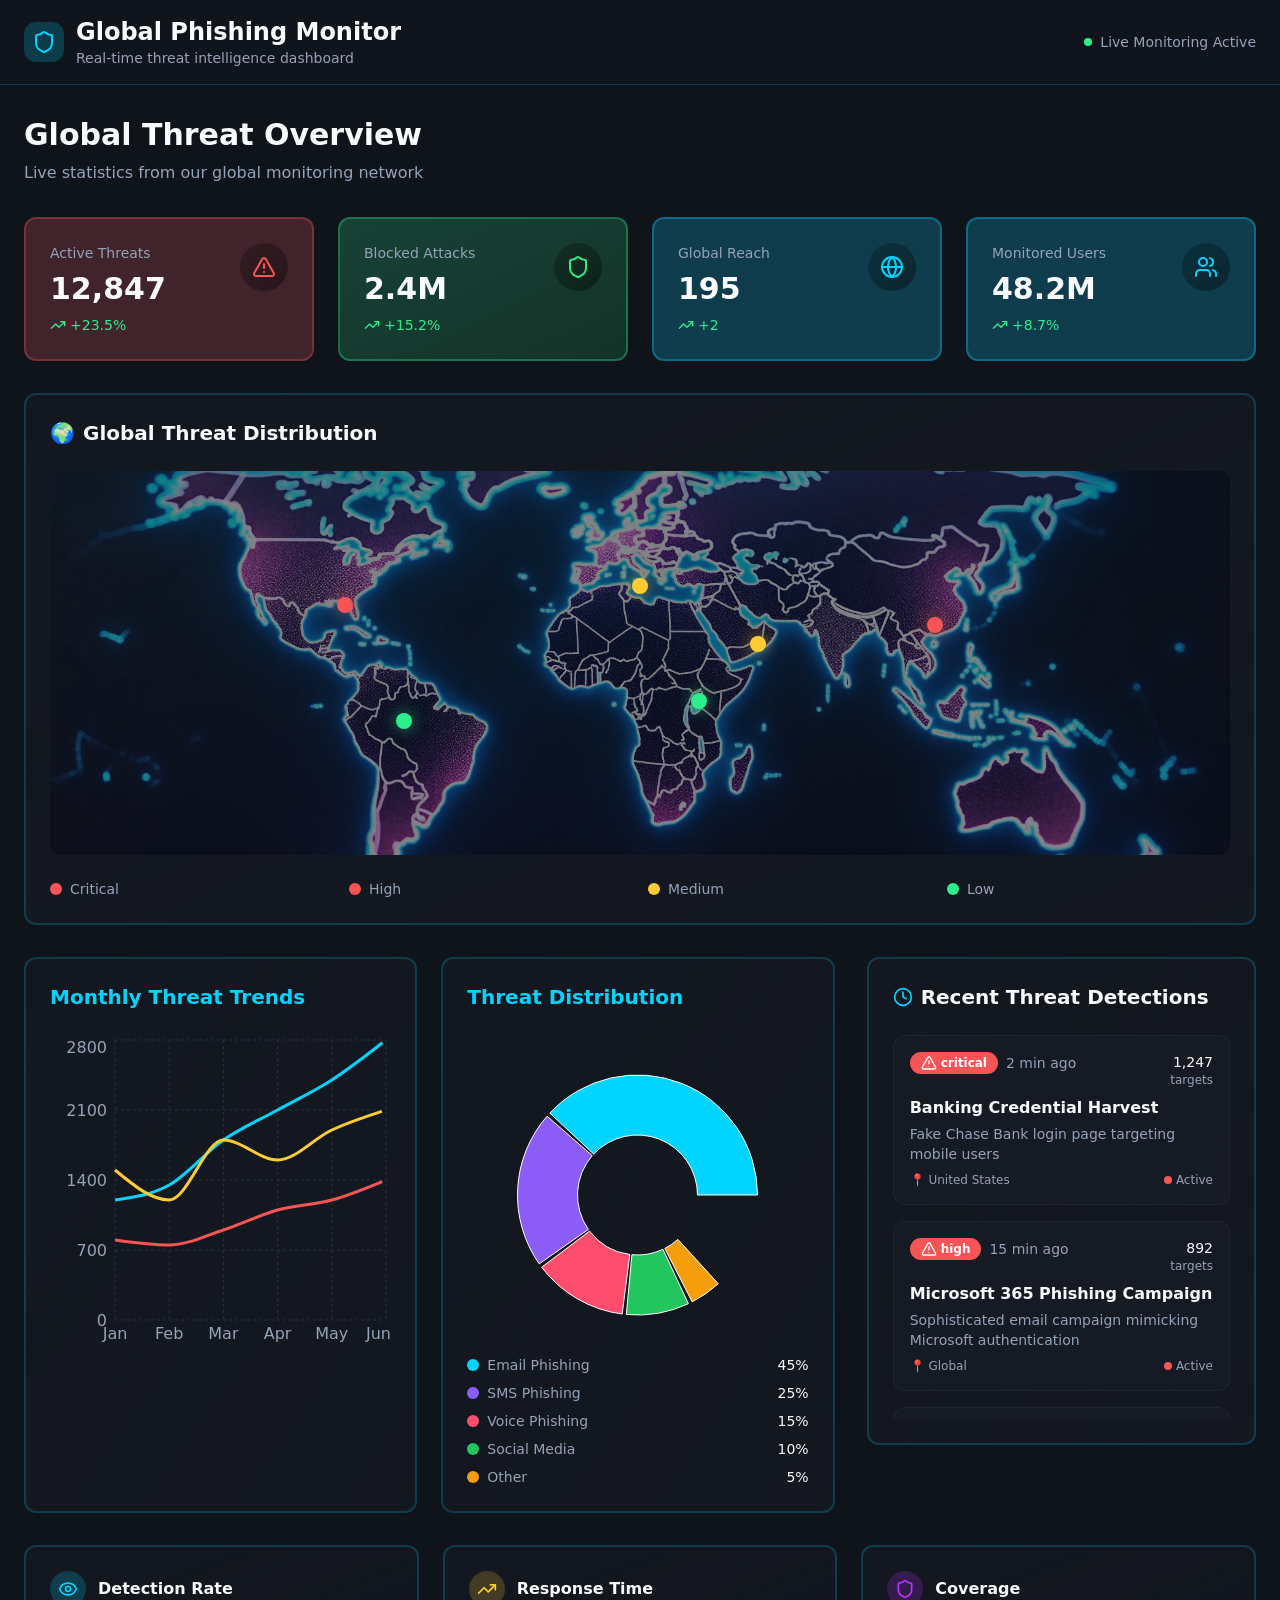
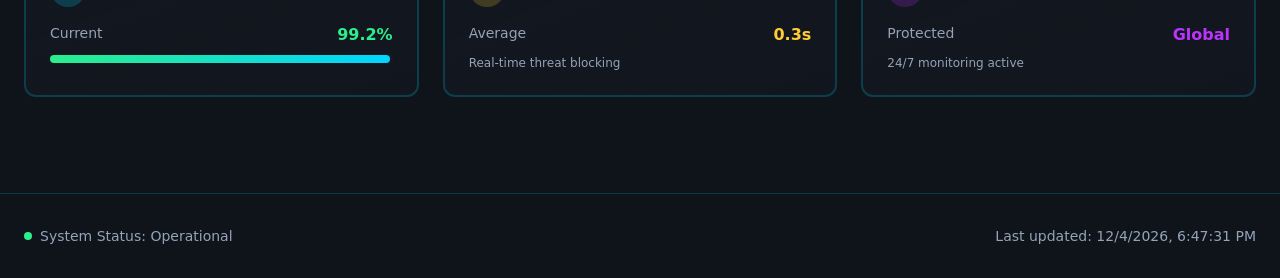
<file: Extension/phishing-extension/globe-stats/index.html>
<!DOCTYPE html>
<html lang="en">
  <head>
    <meta charset="UTF-8" />
    <meta name="viewport" content="width=device-width, initial-scale=1.0" />
    <title>Global Phishing Monitor - Real-time Threat Intelligence</title>
    <meta name="description" content="Monitor global phishing threats with real-time statistics, interactive world map, and comprehensive threat analysis dashboard." />
    <meta name="author" content="Lovable" />

    <meta property="og:title" content="phish-stats-globe" />
    <meta property="og:description" content="Lovable Generated Project" />
    <meta property="og:type" content="website" />
    <meta property="og:image" content="https://lovable.dev/opengraph-image-p98pqg.png" />

    <meta name="twitter:card" content="summary_large_image" />
    <meta name="twitter:site" content="@lovable_dev" />
    <meta name="twitter:image" content="https://lovable.dev/opengraph-image-p98pqg.png" />
    <script type="module" crossorigin src="./assets/index-ClmljKGG.js"></script>
    <link rel="stylesheet" crossorigin href="./assets/index-CS8mfrH_.css">
  </head>

  <body>
    <div id="root"></div>
  </body>
</html>
</file>
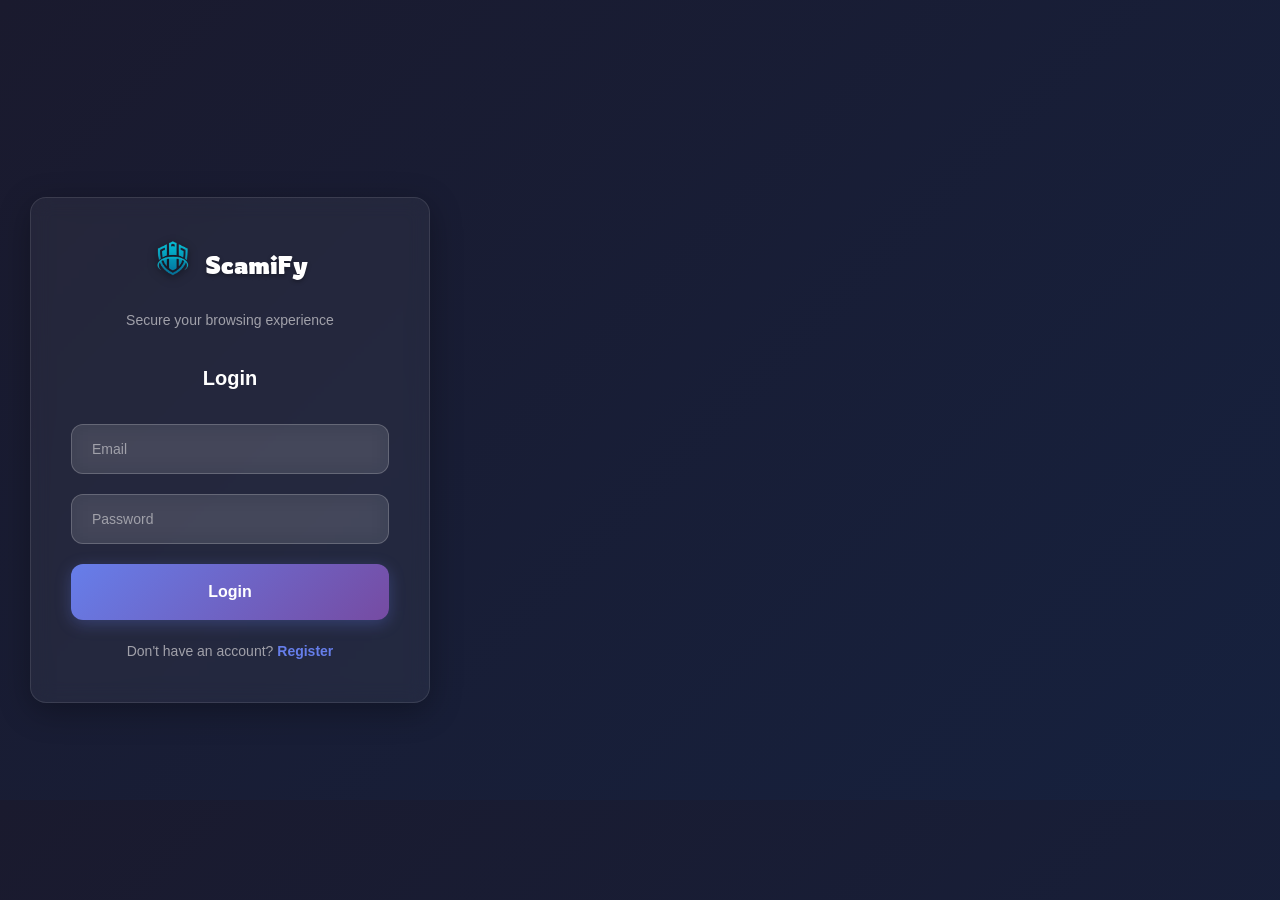
<file: Extension/phishing-extension/popup.html>
<!DOCTYPE html>
<html lang="en">
<head>
    <meta charset="UTF-8">
    <meta name="viewport" content="width=device-width, initial-scale=1.0">
    <title>ScamiFy</title>
    <link rel="stylesheet" href="styles.css">
    <!-- Add font-awesome for icons -->
    <link rel="stylesheet" href="https://cdnjs.cloudflare.com/ajax/libs/font-awesome/6.0.0-beta3/css/all.min.css">
    <!-- Add Rowdies font -->
    <link rel="preconnect" href="https://fonts.googleapis.com">
    <link rel="preconnect" href="https://fonts.gstatic.com" crossorigin>
    <link href="https://fonts.googleapis.com/css2?family=Rowdies:wght@300;400;700&display=swap" rel="stylesheet">
</head>
<body>
    <!-- Authentication Screen -->
    <div class="auth-container" id="authContainer">
        <div class="auth-card">
            <div class="auth-header">
                <div class="logo">
                    <div class="logo-icon">
                        <img src="icons/logo.png" alt="ScamiFy" class="logo-image" />
                    </div>
                    <h1 class="auth-title">ScamiFy</h1>
                </div>
                <p class="auth-subtitle">Secure your browsing experience</p>
            </div>
            
            <!-- Login Form -->
            <form class="auth-form" id="loginForm">
                <h2>Login</h2>
                <div class="form-group">
                    <input type="email" id="loginEmail" placeholder="Email" required>
                </div>
                <div class="form-group">
                    <input type="password" id="loginPassword" placeholder="Password" required>
                </div>
                <button type="submit" class="btn btn-primary">Login</button>
                <p class="auth-switch">
                    Don't have an account? 
                    <a href="#" id="showRegister">Register</a>
                </p>
            </form>
            
            <!-- Register Form -->
            <form class="auth-form" id="registerForm" style="display: none;">
                <h2>Register</h2>
                <div class="form-group">
                    <input type="text" id="registerUsername" placeholder="Username" required>
                </div>
                <div class="form-group">
                    <input type="email" id="registerEmail" placeholder="Email" required>
                </div>
                <div class="form-group">
                    <input type="password" id="registerPassword" placeholder="Password" required>
                </div>
                <div class="form-group">
                    <input type="password" id="confirmPassword" placeholder="Confirm Password" required>
                </div>
                <button type="submit" class="btn btn-primary">Register</button>
                <p class="auth-switch">
                    Already have an account? 
                    <a href="#" id="showLogin">Login</a>
                </p>
            </form>
        </div>
    </div>

    <!-- Main Extension Interface (New Dashboard Structure) -->
    <div class="new-container" id="newMainContainer" style="display: none;">
        <!-- Sidebar Navigation -->
        <nav class="sidebar">
            <div class="sidebar-header">
                <img src="icons/logo.png" alt="Logo" class="sidebar-logo" />
            </div>
            <ul class="sidebar-menu">
                <li><a href="#" class="nav-link active" id="navDashboard" data-tooltip="Dashboard"><i class="fas fa-tachometer-alt"></i></a></li>
                <li><a href="#" class="nav-link" id="navUrlChecker" data-tooltip="URL Checker"><i class="fas fa-search"></i></a></li>
                <li><a href="#" class="nav-link" id="navGlobalStats" data-tooltip="Global Stats"><i class="fas fa-globe"></i></a></li>
                <li><a href="#" class="nav-link" id="navFeatures" data-tooltip="Features"><i class="fas fa-toggle-on"></i></a></li>
                <li><a href="#" class="nav-link" id="navPremium" data-tooltip="Premium"><i class="fas fa-crown"></i></a></li>
            </ul>
            <div class="sidebar-footer">
                <a href="#" class="nav-link" id="navSettings" data-tooltip="Settings"><i class="fas fa-cog"></i></a>
            </div>
        </nav>

        <!-- Content Area -->
        <div class="content-area">
            <!-- Header for Content Area -->
            <header class="content-header">
                <div class="header-left">
                    <img src="icons/logo.png" alt="Logo" class="header-logo" />
                    <h2 class="extension-name">ScamiFy</h2>
                </div>
                <div class="header-right">
                    <span class="username" id="currentUsername"></span>
                    <button class="logout-btn" id="newLogoutBtn"><i class="fas fa-sign-out-alt"></i></button>
                </div>
            </header>

            <!-- Main Dashboard View -->
            <div class="main-view" id="dashboardView">
                <div class="power-section">
                    <button class="power-button active" id="powerButton">
                        <i class="fas fa-power-off"></i>
                    </button>
                    <p class="connection-status" id="connectionStatus">Connection is ON</p>
                </div>
                <div class="dashboard-content">
                    <div class="location-info">
                        <div class="location-icon">
                            <i class="fas fa-map-marker-alt"></i>
                        </div>
                        <div class="location-details">
                            <h4>AI Protection Active</h4>
                            <p>Your browsing is protected</p>
                        </div>
                    </div>
                    
                    <div class="stats-summary">
                        <div class="stat-item">
                            <div class="stat-number" id="totalScanned">0</div>
                            <div class="stat-label">URLs Scanned</div>
                        </div>
                        <div class="stat-item">
                            <div class="stat-number" id="threatsBlocked">0</div>
                            <div class="stat-label">Threats Blocked</div>
                        </div>
                    </div>
                </div>
            </div>

            <!-- URL Checker View -->
            <div class="main-view" id="urlCheckerView" style="display: none;">
                <div class="url-checker-section">
                    <h4><i class="fas fa-search"></i> Manual URL Checker</h4>
                    <p>Check any URL for potential phishing threats</p>
                    <div class="url-input-group">
                        <input type="url" id="manualUrlInput" placeholder="Enter or paste URL to check (https://example.com)" class="url-input">
                        <button id="checkUrlBtn" class="btn btn-primary btn-check">
                            <i class="fas fa-shield-alt"></i>
                            Check URL
                        </button>
                    </div>
                    <div id="urlCheckResult" class="url-check-result" style="display: none;">
                        <div class="result-content">
                            <div class="result-icon">
                                <i class="fas fa-shield-alt"></i>
                            </div>
                            <div class="result-details">
                                <h5 id="resultTitle">Scanning...</h5>
                                <p id="resultDescription">Analyzing URL for threats...</p>
                            </div>
                        </div>
                    </div>
                </div>
            </div>

            <!-- Global Statistics View -->
            <div class="main-view" id="globalStatsView" style="display: none;">
                <div class="global-stats-section">
                    <h4><i class="fas fa-globe"></i> Global Statistics</h4>
                    <p>Real-time global phishing threats and statistics will open in a new tab</p>
                    <div class="action-buttons">
                        <button id="globalStatsNewTabBtn" class="btn btn-primary btn-large">
                            <i class="fas fa-external-link-alt"></i> Open Global Statistics
                        </button>
                    </div>
                </div>
            </div>

            <!-- Features View -->
            <div class="main-view" id="featuresView" style="display: none;">
                <div class="settings-group">
                    <h4>Extension Features</h4>
                    <div class="setting-item">
                        <span class="setting-label">Enable AI Protection <i class="fas fa-info-circle info-icon"></i></span>
                        <label class="toggle-switch">
                            <input type="checkbox" id="extensionToggle" checked>
                            <span class="toggle-slider"></span>
                        </label>
                    </div>
                    <div class="setting-item">
                        <span class="setting-label">Allow desktop notifications <i class="fas fa-info-circle info-icon"></i></span>
                        <label class="toggle-switch">
                            <input type="checkbox" id="featureNotifToggle" checked>
                            <span class="toggle-slider"></span>
                        </label>
                    </div>
                    <div class="setting-item">
                        <span class="setting-label">Download Protection <i class="fas fa-info-circle info-icon"></i></span>
                        <label class="toggle-switch">
                            <input type="checkbox" id="downloadProtectionToggle" checked>
                            <span class="toggle-slider"></span>
                        </label>
                    </div>
                    <div class="setting-item">
                        <span class="setting-label">Hover Detection <i class="fas fa-info-circle info-icon"></i></span>
                        <label class="toggle-switch">
                            <input type="checkbox" id="hoverDetectionToggle" checked>
                            <span class="toggle-slider"></span>
                        </label>
                    </div>
                </div>
            </div>

            <!-- Premium View (Updated) -->
            <div class="main-view" id="premiumViewDashboard" style="display: none;">
                <div class="premium-view-content">
                    <div class="premium-header">
                        <i class="fas fa-crown premium-logo-icon"></i>
                        <h3>Unlock Premium Features</h3>
                        <h2>Go Premium!</h2>
                    </div>
                    <div class="premium-features">
                        <div class="feature-item">
                            <i class="fas fa-check-circle"></i>
                            <span>Advanced Phishing Detection</span>
                        </div>
                        <div class="feature-item">
                            <i class="fas fa-shield-alt"></i>
                            <span>Real-time Threat Alerts</span>
                        </div>
                        <div class="feature-item">
                            <i class="fas fa-download"></i>
                            <span>Enhanced Download Protection</span>
                        </div>
                        <div class="feature-item">
                            <i class="fas fa-user-shield"></i>
                            <span>Priority Support</span>
                        </div>
                    </div>
                    <button class="btn btn-primary btn-large">Purchase Premium</button>
                    <p class="guarantee">30-day money back guarantee</p>
                </div>
            </div>

            <!-- New dedicated Settings View -->
            <div class="main-view" id="settingsView" style="display: none;">
                <div class="settings-group">
                    <h4>General Settings</h4>
                    <!-- User Profile Settings moved here -->
                    <div class="setting-item" id="changePasswordSetting">
                        <span class="setting-label">Change Password</span>
                        <i class="fas fa-chevron-right"></i>
                    </div>
                    <div class="setting-item" id="manageEmailNotificationsSetting">
                        <span class="setting-label">Manage Email Notifications</span>
                        <i class="fas fa-chevron-right"></i>
                    </div>
                    <div class="setting-item" id="deleteAccountSetting">
                        <span class="setting-label">Delete Account</span>
                        <i class="fas fa-trash-alt danger-icon"></i>
                    </div>
                    <!-- Add other general settings here -->
                </div>

                <div class="settings-footer-upsell">
                    <p>Protect all your devices by downloading the app</p>
                    <div class="app-icons">
                        <i class="fab fa-windows"></i>
                        <i class="fab fa-apple"></i>
                        <i class="fab fa-android"></i>
                        <i class="fab fa-linux"></i>
                    </div>
                </div>
            </div>

            <!-- Change Password View -->
            <div class="main-view" id="changePasswordView" style="display: none;">
                <h3>Change Password</h3>
                <form id="changePasswordForm" class="settings-form">
                    <div class="form-group">
                        <label for="oldPassword">Current Password</label>
                        <input type="password" id="oldPassword" required>
                    </div>
                    <div class="form-group">
                        <label for="newPassword">New Password</label>
                        <input type="password" id="newPassword" required>
                    </div>
                    <div class="form-group">
                        <label for="confirmNewPassword">Confirm New Password</label>
                        <input type="password" id="confirmNewPassword" required>
                    </div>
                    <button type="submit" class="btn btn-primary">Change Password</button>
                    <button type="button" class="btn btn-secondary back-button" id="backToSettingsFromChangePassword">Back to Settings</button>
                </form>
            </div>

            <!-- Email Notifications View -->
            <div class="main-view" id="emailNotificationsView" style="display: none;">
                <h3>Manage Email Notifications</h3>
                <p>Control which email notifications you receive from AI Phishing Detector.</p>
                <div class="settings-group">
                    <div class="setting-item">
                        <span class="setting-label">Phishing Alerts <i class="fas fa-info-circle info-icon"></i></span>
                        <label class="toggle-switch">
                            <input type="checkbox" id="emailPhishingAlertsToggle" checked>
                            <span class="toggle-slider"></span>
                        </label>
                    </div>
                    <div class="setting-item">
                        <span class="setting-label">Weekly Usage Report <i class="fas fa-info-circle info-icon"></i></span>
                        <label class="toggle-switch">
                            <input type="checkbox" id="emailWeeklyReportToggle" checked>
                            <span class="toggle-slider"></span>
                        </label>
                    </div>
                    <div class="setting-item">
                        <span class="setting-label">Promotional Offers <i class="fas fa-info-circle info-icon"></i></span>
                        <label class="toggle-switch">
                            <input type="checkbox" id="emailPromotionalOffersToggle" checked>
                            <span class="toggle-slider"></span>
                        </label>
                    </div>
                </div>
                <button type="button" class="btn btn-secondary back-button" id="backToSettingsFromEmailNotifications">Back to Settings</button>
            </div>

            <!-- Premium Upsell View (Subscription Buying Page) -->
            <div class="premium-view" id="premiumView" style="display: none;">
                <div class="premium-header">
                    <i class="fas fa-shield-alt premium-logo-icon"></i>
                    <h3>Unlock Premium Features</h3>
                    <h2>Go Premium!</h2>
                </div>
                <div class="premium-features">
                    <div class="feature-item">
                        <i class="fas fa-check-circle"></i>
                        <span>Advanced Phishing Detection</span>
                    </div>
                    <div class="feature-item">
                        <i class="fas fa-shield-alt"></i>
                        <span>Real-time Threat Alerts</span>
                    </div>
                    <div class="feature-item">
                        <i class="fas fa-download"></i>
                        <span>Enhanced Download Protection</span>
                    </div>
                    <div class="feature-item">
                        <i class="fas fa-user-shield"></i>
                        <span>Priority Support</span>
                    </div>
                </div>
                <button class="btn btn-primary btn-large">Purchase Premium</button>
                <p class="guarantee">30-day money back guarantee</p>
                <a href="#" class="continue-free">No, thanks, continue as free</a>
            </div>

            <!-- Hidden old main container - kept for content reference during development -->
            <div class="container old-container" id="oldMainContainer" style="display: none;"></div>
        </div>
    </div>

    <!-- Loading Spinner -->
    <div class="loading-spinner" id="loadingSpinner" style="display: none;">
        <div class="spinner"></div>
        <p>Loading...</p>
    </div>

    <!-- Scripts -->
    <script src="popup.js"></script>
</body>
</html>
</file>
<file: Extension/phishing-extension/globe-stats/assets/index-CS8mfrH_.css>
*,:before,:after{--tw-border-spacing-x: 0;--tw-border-spacing-y: 0;--tw-translate-x: 0;--tw-translate-y: 0;--tw-rotate: 0;--tw-skew-x: 0;--tw-skew-y: 0;--tw-scale-x: 1;--tw-scale-y: 1;--tw-pan-x: ;--tw-pan-y: ;--tw-pinch-zoom: ;--tw-scroll-snap-strictness: proximity;--tw-gradient-from-position: ;--tw-gradient-via-position: ;--tw-gradient-to-position: ;--tw-ordinal: ;--tw-slashed-zero: ;--tw-numeric-figure: ;--tw-numeric-spacing: ;--tw-numeric-fraction: ;--tw-ring-inset: ;--tw-ring-offset-width: 0px;--tw-ring-offset-color: #fff;--tw-ring-color: rgb(59 130 246 / .5);--tw-ring-offset-shadow: 0 0 #0000;--tw-ring-shadow: 0 0 #0000;--tw-shadow: 0 0 #0000;--tw-shadow-colored: 0 0 #0000;--tw-blur: ;--tw-brightness: ;--tw-contrast: ;--tw-grayscale: ;--tw-hue-rotate: ;--tw-invert: ;--tw-saturate: ;--tw-sepia: ;--tw-drop-shadow: ;--tw-backdrop-blur: ;--tw-backdrop-brightness: ;--tw-backdrop-contrast: ;--tw-backdrop-grayscale: ;--tw-backdrop-hue-rotate: ;--tw-backdrop-invert: ;--tw-backdrop-opacity: ;--tw-backdrop-saturate: ;--tw-backdrop-sepia: ;--tw-contain-size: ;--tw-contain-layout: ;--tw-contain-paint: ;--tw-contain-style: }::backdrop{--tw-border-spacing-x: 0;--tw-border-spacing-y: 0;--tw-translate-x: 0;--tw-translate-y: 0;--tw-rotate: 0;--tw-skew-x: 0;--tw-skew-y: 0;--tw-scale-x: 1;--tw-scale-y: 1;--tw-pan-x: ;--tw-pan-y: ;--tw-pinch-zoom: ;--tw-scroll-snap-strictness: proximity;--tw-gradient-from-position: ;--tw-gradient-via-position: ;--tw-gradient-to-position: ;--tw-ordinal: ;--tw-slashed-zero: ;--tw-numeric-figure: ;--tw-numeric-spacing: ;--tw-numeric-fraction: ;--tw-ring-inset: ;--tw-ring-offset-width: 0px;--tw-ring-offset-color: #fff;--tw-ring-color: rgb(59 130 246 / .5);--tw-ring-offset-shadow: 0 0 #0000;--tw-ring-shadow: 0 0 #0000;--tw-shadow: 0 0 #0000;--tw-shadow-colored: 0 0 #0000;--tw-blur: ;--tw-brightness: ;--tw-contrast: ;--tw-grayscale: ;--tw-hue-rotate: ;--tw-invert: ;--tw-saturate: ;--tw-sepia: ;--tw-drop-shadow: ;--tw-backdrop-blur: ;--tw-backdrop-brightness: ;--tw-backdrop-contrast: ;--tw-backdrop-grayscale: ;--tw-backdrop-hue-rotate: ;--tw-backdrop-invert: ;--tw-backdrop-opacity: ;--tw-backdrop-saturate: ;--tw-backdrop-sepia: ;--tw-contain-size: ;--tw-contain-layout: ;--tw-contain-paint: ;--tw-contain-style: }*,:before,:after{box-sizing:border-box;border-width:0;border-style:solid;border-color:#e5e7eb}:before,:after{--tw-content: ""}html,:host{line-height:1.5;-webkit-text-size-adjust:100%;-moz-tab-size:4;-o-tab-size:4;tab-size:4;font-family:ui-sans-serif,system-ui,sans-serif,"Apple Color Emoji","Segoe UI Emoji",Segoe UI Symbol,"Noto Color Emoji";font-feature-settings:normal;font-variation-settings:normal;-webkit-tap-highlight-color:transparent}body{margin:0;line-height:inherit}hr{height:0;color:inherit;border-top-width:1px}abbr:where([title]){-webkit-text-decoration:underline dotted;text-decoration:underline dotted}h1,h2,h3,h4,h5,h6{font-size:inherit;font-weight:inherit}a{color:inherit;text-decoration:inherit}b,strong{font-weight:bolder}code,kbd,samp,pre{font-family:ui-monospace,SFMono-Regular,Menlo,Monaco,Consolas,Liberation Mono,Courier New,monospace;font-feature-settings:normal;font-variation-settings:normal;font-size:1em}small{font-size:80%}sub,sup{font-size:75%;line-height:0;position:relative;vertical-align:baseline}sub{bottom:-.25em}sup{top:-.5em}table{text-indent:0;border-color:inherit;border-collapse:collapse}button,input,optgroup,select,textarea{font-family:inherit;font-feature-settings:inherit;font-variation-settings:inherit;font-size:100%;font-weight:inherit;line-height:inherit;letter-spacing:inherit;color:inherit;margin:0;padding:0}button,select{text-transform:none}button,input:where([type=button]),input:where([type=reset]),input:where([type=submit]){-webkit-appearance:button;background-color:transparent;background-image:none}:-moz-focusring{outline:auto}:-moz-ui-invalid{box-shadow:none}progress{vertical-align:baseline}::-webkit-inner-spin-button,::-webkit-outer-spin-button{height:auto}[type=search]{-webkit-appearance:textfield;outline-offset:-2px}::-webkit-search-decoration{-webkit-appearance:none}::-webkit-file-upload-button{-webkit-appearance:button;font:inherit}summary{display:list-item}blockquote,dl,dd,h1,h2,h3,h4,h5,h6,hr,figure,p,pre{margin:0}fieldset{margin:0;padding:0}legend{padding:0}ol,ul,menu{list-style:none;margin:0;padding:0}dialog{padding:0}textarea{resize:vertical}input::-moz-placeholder,textarea::-moz-placeholder{opacity:1;color:#9ca3af}input::placeholder,textarea::placeholder{opacity:1;color:#9ca3af}button,[role=button]{cursor:pointer}:disabled{cursor:default}img,svg,video,canvas,audio,iframe,embed,object{display:block;vertical-align:middle}img,video{max-width:100%;height:auto}[hidden]:where(:not([hidden=until-found])){display:none}:root{--background: 220 27% 8%;--foreground: 210 40% 98%;--card: 220 25% 10%;--card-foreground: 210 40% 98%;--popover: 220 25% 10%;--popover-foreground: 210 40% 98%;--primary: 190 100% 50%;--primary-foreground: 220 27% 8%;--secondary: 220 20% 15%;--secondary-foreground: 210 40% 98%;--muted: 220 20% 15%;--muted-foreground: 215 20.2% 65.1%;--accent: 280 100% 60%;--accent-foreground: 210 40% 98%;--destructive: 0 90% 65%;--destructive-foreground: 210 40% 98%;--border: 220 20% 20%;--input: 220 20% 15%;--ring: 190 100% 50%;--radius: .75rem;--cyber-blue: 190 100% 50%;--cyber-purple: 280 100% 60%;--cyber-red: 0 90% 65%;--cyber-green: 150 85% 55%;--cyber-yellow: 45 100% 60%;--gradient-cyber-primary: linear-gradient(135deg, hsl(var(--cyber-blue)), hsl(var(--cyber-purple)));--gradient-threat: linear-gradient(135deg, hsl(var(--cyber-red)), hsl(var(--destructive)));--gradient-safe: linear-gradient(135deg, hsl(var(--cyber-green)), hsl(150 70% 45%));--gradient-warning: linear-gradient(135deg, hsl(var(--cyber-yellow)), hsl(35 100% 55%));--gradient-card: linear-gradient(135deg, hsl(var(--card)), hsl(220 25% 12%));--shadow-cyber-glow: 0 0 30px hsl(var(--cyber-blue) / .3);--shadow-threat-glow: 0 0 20px hsl(var(--cyber-red) / .4);--shadow-card: 0 8px 32px hsl(220 27% 4% / .6);--transition-cyber: all .3s cubic-bezier(.4, 0, .2, 1);--pulse-duration: 2s;--sidebar-background: 0 0% 98%;--sidebar-foreground: 240 5.3% 26.1%;--sidebar-primary: 240 5.9% 10%;--sidebar-primary-foreground: 0 0% 98%;--sidebar-accent: 240 4.8% 95.9%;--sidebar-accent-foreground: 240 5.9% 10%;--sidebar-border: 220 13% 91%;--sidebar-ring: 217.2 91.2% 59.8%}.dark{--background: 222.2 84% 4.9%;--foreground: 210 40% 98%;--card: 222.2 84% 4.9%;--card-foreground: 210 40% 98%;--popover: 222.2 84% 4.9%;--popover-foreground: 210 40% 98%;--primary: 210 40% 98%;--primary-foreground: 222.2 47.4% 11.2%;--secondary: 217.2 32.6% 17.5%;--secondary-foreground: 210 40% 98%;--muted: 217.2 32.6% 17.5%;--muted-foreground: 215 20.2% 65.1%;--accent: 217.2 32.6% 17.5%;--accent-foreground: 210 40% 98%;--destructive: 0 62.8% 30.6%;--destructive-foreground: 210 40% 98%;--border: 217.2 32.6% 17.5%;--input: 217.2 32.6% 17.5%;--ring: 212.7 26.8% 83.9%;--sidebar-background: 240 5.9% 10%;--sidebar-foreground: 240 4.8% 95.9%;--sidebar-primary: 224.3 76.3% 48%;--sidebar-primary-foreground: 0 0% 100%;--sidebar-accent: 240 3.7% 15.9%;--sidebar-accent-foreground: 240 4.8% 95.9%;--sidebar-border: 240 3.7% 15.9%;--sidebar-ring: 217.2 91.2% 59.8%}*{border-color:hsl(var(--border))}body{background-color:hsl(var(--background));color:hsl(var(--foreground))}.container{width:100%;margin-right:auto;margin-left:auto;padding-right:2rem;padding-left:2rem}@media (min-width: 1400px){.container{max-width:1400px}}.sr-only{position:absolute;width:1px;height:1px;padding:0;margin:-1px;overflow:hidden;clip:rect(0,0,0,0);white-space:nowrap;border-width:0}.pointer-events-none{pointer-events:none}.pointer-events-auto{pointer-events:auto}.visible{visibility:visible}.invisible{visibility:hidden}.fixed{position:fixed}.absolute{position:absolute}.relative{position:relative}.inset-0{top:0;right:0;bottom:0;left:0}.inset-x-0{left:0;right:0}.inset-y-0{top:0;bottom:0}.-bottom-12{bottom:-3rem}.-left-12{left:-3rem}.-right-12{right:-3rem}.-top-12{top:-3rem}.bottom-0{bottom:0}.bottom-6{bottom:1.5rem}.left-0{left:0}.left-1{left:.25rem}.left-1\/2{left:50%}.left-2{left:.5rem}.left-\[50\%\]{left:50%}.right-0{right:0}.right-1{right:.25rem}.right-2{right:.5rem}.right-3{right:.75rem}.right-4{right:1rem}.top-0{top:0}.top-1\.5{top:.375rem}.top-1\/2{top:50%}.top-2{top:.5rem}.top-3\.5{top:.875rem}.top-4{top:1rem}.top-\[1px\]{top:1px}.top-\[50\%\]{top:50%}.top-\[60\%\]{top:60%}.top-full{top:100%}.z-10{z-index:10}.z-20{z-index:20}.z-50{z-index:50}.z-\[100\]{z-index:100}.z-\[1\]{z-index:1}.-mx-1{margin-left:-.25rem;margin-right:-.25rem}.mx-2{margin-left:.5rem;margin-right:.5rem}.mx-3\.5{margin-left:.875rem;margin-right:.875rem}.mx-auto{margin-left:auto;margin-right:auto}.my-0\.5{margin-top:.125rem;margin-bottom:.125rem}.my-1{margin-top:.25rem;margin-bottom:.25rem}.-ml-4{margin-left:-1rem}.-mt-4{margin-top:-1rem}.mb-1{margin-bottom:.25rem}.mb-2{margin-bottom:.5rem}.mb-4{margin-bottom:1rem}.mb-6{margin-bottom:1.5rem}.mb-8{margin-bottom:2rem}.ml-1{margin-left:.25rem}.ml-auto{margin-left:auto}.mr-2{margin-right:.5rem}.mt-1\.5{margin-top:.375rem}.mt-16{margin-top:4rem}.mt-2{margin-top:.5rem}.mt-24{margin-top:6rem}.mt-4{margin-top:1rem}.mt-6{margin-top:1.5rem}.mt-auto{margin-top:auto}.block{display:block}.flex{display:flex}.inline-flex{display:inline-flex}.table{display:table}.grid{display:grid}.hidden{display:none}.aspect-square{aspect-ratio:1 / 1}.aspect-video{aspect-ratio:16 / 9}.size-4{width:1rem;height:1rem}.h-1\.5{height:.375rem}.h-10{height:2.5rem}.h-11{height:2.75rem}.h-12{height:3rem}.h-2{height:.5rem}.h-2\.5{height:.625rem}.h-3{height:.75rem}.h-3\.5{height:.875rem}.h-4{height:1rem}.h-5{height:1.25rem}.h-6{height:1.5rem}.h-7{height:1.75rem}.h-8{height:2rem}.h-80{height:20rem}.h-9{height:2.25rem}.h-96{height:24rem}.h-\[1px\]{height:1px}.h-\[var\(--radix-navigation-menu-viewport-height\)\]{height:var(--radix-navigation-menu-viewport-height)}.h-\[var\(--radix-select-trigger-height\)\]{height:var(--radix-select-trigger-height)}.h-auto{height:auto}.h-full{height:100%}.h-px{height:1px}.h-svh{height:100svh}.max-h-96{max-height:24rem}.max-h-\[300px\]{max-height:300px}.max-h-screen{max-height:100vh}.min-h-0{min-height:0px}.min-h-\[80px\]{min-height:80px}.min-h-screen{min-height:100vh}.min-h-svh{min-height:100svh}.w-0{width:0px}.w-1{width:.25rem}.w-10{width:2.5rem}.w-11{width:2.75rem}.w-2{width:.5rem}.w-2\.5{width:.625rem}.w-3{width:.75rem}.w-3\.5{width:.875rem}.w-3\/4{width:75%}.w-4{width:1rem}.w-5{width:1.25rem}.w-6{width:1.5rem}.w-64{width:16rem}.w-7{width:1.75rem}.w-72{width:18rem}.w-8{width:2rem}.w-9{width:2.25rem}.w-\[--sidebar-width\]{width:var(--sidebar-width)}.w-\[100px\]{width:100px}.w-\[1px\]{width:1px}.w-auto{width:auto}.w-full{width:100%}.w-max{width:-moz-max-content;width:max-content}.w-px{width:1px}.min-w-0{min-width:0px}.min-w-48{min-width:12rem}.min-w-5{min-width:1.25rem}.min-w-\[12rem\]{min-width:12rem}.min-w-\[8rem\]{min-width:8rem}.min-w-\[var\(--radix-select-trigger-width\)\]{min-width:var(--radix-select-trigger-width)}.max-w-\[--skeleton-width\]{max-width:var(--skeleton-width)}.max-w-lg{max-width:32rem}.max-w-max{max-width:-moz-max-content;max-width:max-content}.flex-1{flex:1 1 0%}.shrink-0{flex-shrink:0}.grow{flex-grow:1}.grow-0{flex-grow:0}.basis-full{flex-basis:100%}.caption-bottom{caption-side:bottom}.border-collapse{border-collapse:collapse}.-translate-x-1\/2{--tw-translate-x: -50%;transform:translate(var(--tw-translate-x),var(--tw-translate-y)) rotate(var(--tw-rotate)) skew(var(--tw-skew-x)) skewY(var(--tw-skew-y)) scaleX(var(--tw-scale-x)) scaleY(var(--tw-scale-y))}.-translate-x-px{--tw-translate-x: -1px;transform:translate(var(--tw-translate-x),var(--tw-translate-y)) rotate(var(--tw-rotate)) skew(var(--tw-skew-x)) skewY(var(--tw-skew-y)) scaleX(var(--tw-scale-x)) scaleY(var(--tw-scale-y))}.-translate-y-1\/2{--tw-translate-y: -50%;transform:translate(var(--tw-translate-x),var(--tw-translate-y)) rotate(var(--tw-rotate)) skew(var(--tw-skew-x)) skewY(var(--tw-skew-y)) scaleX(var(--tw-scale-x)) scaleY(var(--tw-scale-y))}.translate-x-\[-50\%\]{--tw-translate-x: -50%;transform:translate(var(--tw-translate-x),var(--tw-translate-y)) rotate(var(--tw-rotate)) skew(var(--tw-skew-x)) skewY(var(--tw-skew-y)) scaleX(var(--tw-scale-x)) scaleY(var(--tw-scale-y))}.translate-x-px{--tw-translate-x: 1px;transform:translate(var(--tw-translate-x),var(--tw-translate-y)) rotate(var(--tw-rotate)) skew(var(--tw-skew-x)) skewY(var(--tw-skew-y)) scaleX(var(--tw-scale-x)) scaleY(var(--tw-scale-y))}.translate-y-\[-50\%\]{--tw-translate-y: -50%;transform:translate(var(--tw-translate-x),var(--tw-translate-y)) rotate(var(--tw-rotate)) skew(var(--tw-skew-x)) skewY(var(--tw-skew-y)) scaleX(var(--tw-scale-x)) scaleY(var(--tw-scale-y))}.rotate-45{--tw-rotate: 45deg;transform:translate(var(--tw-translate-x),var(--tw-translate-y)) rotate(var(--tw-rotate)) skew(var(--tw-skew-x)) skewY(var(--tw-skew-y)) scaleX(var(--tw-scale-x)) scaleY(var(--tw-scale-y))}.rotate-90{--tw-rotate: 90deg;transform:translate(var(--tw-translate-x),var(--tw-translate-y)) rotate(var(--tw-rotate)) skew(var(--tw-skew-x)) skewY(var(--tw-skew-y)) scaleX(var(--tw-scale-x)) scaleY(var(--tw-scale-y))}.transform{transform:translate(var(--tw-translate-x),var(--tw-translate-y)) rotate(var(--tw-rotate)) skew(var(--tw-skew-x)) skewY(var(--tw-skew-y)) scaleX(var(--tw-scale-x)) scaleY(var(--tw-scale-y))}@keyframes pulse{50%{opacity:.5}}.animate-pulse{animation:pulse 2s cubic-bezier(.4,0,.6,1) infinite}.cursor-default{cursor:default}.cursor-pointer{cursor:pointer}.touch-none{touch-action:none}.select-none{-webkit-user-select:none;-moz-user-select:none;user-select:none}.list-none{list-style-type:none}.grid-cols-2{grid-template-columns:repeat(2,minmax(0,1fr))}.flex-row{flex-direction:row}.flex-col{flex-direction:column}.flex-col-reverse{flex-direction:column-reverse}.flex-wrap{flex-wrap:wrap}.items-start{align-items:flex-start}.items-end{align-items:flex-end}.items-center{align-items:center}.items-stretch{align-items:stretch}.justify-center{justify-content:center}.justify-between{justify-content:space-between}.gap-1{gap:.25rem}.gap-1\.5{gap:.375rem}.gap-2{gap:.5rem}.gap-3{gap:.75rem}.gap-4{gap:1rem}.gap-6{gap:1.5rem}.gap-8{gap:2rem}.space-x-1>:not([hidden])~:not([hidden]){--tw-space-x-reverse: 0;margin-right:calc(.25rem * var(--tw-space-x-reverse));margin-left:calc(.25rem * calc(1 - var(--tw-space-x-reverse)))}.space-x-4>:not([hidden])~:not([hidden]){--tw-space-x-reverse: 0;margin-right:calc(1rem * var(--tw-space-x-reverse));margin-left:calc(1rem * calc(1 - var(--tw-space-x-reverse)))}.space-y-1>:not([hidden])~:not([hidden]){--tw-space-y-reverse: 0;margin-top:calc(.25rem * calc(1 - var(--tw-space-y-reverse)));margin-bottom:calc(.25rem * var(--tw-space-y-reverse))}.space-y-1\.5>:not([hidden])~:not([hidden]){--tw-space-y-reverse: 0;margin-top:calc(.375rem * calc(1 - var(--tw-space-y-reverse)));margin-bottom:calc(.375rem * var(--tw-space-y-reverse))}.space-y-2>:not([hidden])~:not([hidden]){--tw-space-y-reverse: 0;margin-top:calc(.5rem * calc(1 - var(--tw-space-y-reverse)));margin-bottom:calc(.5rem * var(--tw-space-y-reverse))}.space-y-4>:not([hidden])~:not([hidden]){--tw-space-y-reverse: 0;margin-top:calc(1rem * calc(1 - var(--tw-space-y-reverse)));margin-bottom:calc(1rem * var(--tw-space-y-reverse))}.space-y-8>:not([hidden])~:not([hidden]){--tw-space-y-reverse: 0;margin-top:calc(2rem * calc(1 - var(--tw-space-y-reverse)));margin-bottom:calc(2rem * var(--tw-space-y-reverse))}.overflow-auto{overflow:auto}.overflow-hidden{overflow:hidden}.overflow-y-auto{overflow-y:auto}.overflow-x-hidden{overflow-x:hidden}.whitespace-nowrap{white-space:nowrap}.break-words{overflow-wrap:break-word}.rounded-\[2px\]{border-radius:2px}.rounded-\[inherit\]{border-radius:inherit}.rounded-full{border-radius:9999px}.rounded-lg{border-radius:var(--radius)}.rounded-md{border-radius:calc(var(--radius) - 2px)}.rounded-sm{border-radius:calc(var(--radius) - 4px)}.rounded-t-\[10px\]{border-top-left-radius:10px;border-top-right-radius:10px}.rounded-tl-sm{border-top-left-radius:calc(var(--radius) - 4px)}.border{border-width:1px}.border-2{border-width:2px}.border-\[1\.5px\]{border-width:1.5px}.border-y{border-top-width:1px;border-bottom-width:1px}.border-b{border-bottom-width:1px}.border-l{border-left-width:1px}.border-r{border-right-width:1px}.border-t{border-top-width:1px}.border-dashed{border-style:dashed}.border-\[--color-border\]{border-color:var(--color-border)}.border-border\/50{border-color:hsl(var(--border) / .5)}.border-cyber-green\/30{border-color:hsl(var(--cyber-green) / .3)}.border-cyber-red\/30{border-color:hsl(var(--cyber-red) / .3)}.border-cyber-yellow\/30{border-color:hsl(var(--cyber-yellow) / .3)}.border-destructive{border-color:hsl(var(--destructive))}.border-destructive\/50{border-color:hsl(var(--destructive) / .5)}.border-input{border-color:hsl(var(--input))}.border-primary{border-color:hsl(var(--primary))}.border-primary\/20{border-color:hsl(var(--primary) / .2)}.border-primary\/30{border-color:hsl(var(--primary) / .3)}.border-sidebar-border{border-color:hsl(var(--sidebar-border))}.border-transparent{border-color:transparent}.border-l-transparent{border-left-color:transparent}.border-t-transparent{border-top-color:transparent}.bg-\[--color-bg\]{background-color:var(--color-bg)}.bg-accent{background-color:hsl(var(--accent))}.bg-background{background-color:hsl(var(--background))}.bg-background\/40{background-color:hsl(var(--background) / .4)}.bg-black\/80{background-color:#000c}.bg-black\/90{background-color:#000000e6}.bg-border{background-color:hsl(var(--border))}.bg-card{background-color:hsl(var(--card))}.bg-card\/50{background-color:hsl(var(--card) / .5)}.bg-cyber-blue\/20{background-color:hsl(var(--cyber-blue) / .2)}.bg-cyber-green{background-color:hsl(var(--cyber-green))}.bg-cyber-purple\/20{background-color:hsl(var(--cyber-purple) / .2)}.bg-cyber-red{background-color:hsl(var(--cyber-red))}.bg-cyber-yellow{background-color:hsl(var(--cyber-yellow))}.bg-cyber-yellow\/20{background-color:hsl(var(--cyber-yellow) / .2)}.bg-destructive{background-color:hsl(var(--destructive))}.bg-foreground{background-color:hsl(var(--foreground))}.bg-gray-100{--tw-bg-opacity: 1;background-color:rgb(243 244 246 / var(--tw-bg-opacity, 1))}.bg-muted{background-color:hsl(var(--muted))}.bg-muted\/50{background-color:hsl(var(--muted) / .5)}.bg-popover{background-color:hsl(var(--popover))}.bg-primary{background-color:hsl(var(--primary))}.bg-primary\/20{background-color:hsl(var(--primary) / .2)}.bg-secondary{background-color:hsl(var(--secondary))}.bg-secondary\/30{background-color:hsl(var(--secondary) / .3)}.bg-sidebar{background-color:hsl(var(--sidebar-background))}.bg-sidebar-border{background-color:hsl(var(--sidebar-border))}.bg-transparent{background-color:transparent}.bg-gradient-to-br{background-image:linear-gradient(to bottom right,var(--tw-gradient-stops))}.bg-gradient-to-r{background-image:linear-gradient(to right,var(--tw-gradient-stops))}.from-black\/20{--tw-gradient-from: rgb(0 0 0 / .2) var(--tw-gradient-from-position);--tw-gradient-to: rgb(0 0 0 / 0) var(--tw-gradient-to-position);--tw-gradient-stops: var(--tw-gradient-from), var(--tw-gradient-to)}.from-card{--tw-gradient-from: hsl(var(--card)) var(--tw-gradient-from-position);--tw-gradient-to: hsl(var(--card) / 0) var(--tw-gradient-to-position);--tw-gradient-stops: var(--tw-gradient-from), var(--tw-gradient-to)}.from-cyber-blue\/20{--tw-gradient-from: hsl(var(--cyber-blue) / .2) var(--tw-gradient-from-position);--tw-gradient-to: hsl(var(--cyber-blue) / 0) var(--tw-gradient-to-position);--tw-gradient-stops: var(--tw-gradient-from), var(--tw-gradient-to)}.from-cyber-green{--tw-gradient-from: hsl(var(--cyber-green)) var(--tw-gradient-from-position);--tw-gradient-to: hsl(var(--cyber-green) / 0) var(--tw-gradient-to-position);--tw-gradient-stops: var(--tw-gradient-from), var(--tw-gradient-to)}.from-cyber-green\/20{--tw-gradient-from: hsl(var(--cyber-green) / .2) var(--tw-gradient-from-position);--tw-gradient-to: hsl(var(--cyber-green) / 0) var(--tw-gradient-to-position);--tw-gradient-stops: var(--tw-gradient-from), var(--tw-gradient-to)}.from-cyber-red\/20{--tw-gradient-from: hsl(var(--cyber-red) / .2) var(--tw-gradient-from-position);--tw-gradient-to: hsl(var(--cyber-red) / 0) var(--tw-gradient-to-position);--tw-gradient-stops: var(--tw-gradient-from), var(--tw-gradient-to)}.from-cyber-yellow\/20{--tw-gradient-from: hsl(var(--cyber-yellow) / .2) var(--tw-gradient-from-position);--tw-gradient-to: hsl(var(--cyber-yellow) / 0) var(--tw-gradient-to-position);--tw-gradient-stops: var(--tw-gradient-from), var(--tw-gradient-to)}.to-black\/40{--tw-gradient-to: rgb(0 0 0 / .4) var(--tw-gradient-to-position)}.to-card\/80{--tw-gradient-to: hsl(var(--card) / .8) var(--tw-gradient-to-position)}.to-cyber-blue{--tw-gradient-to: hsl(var(--cyber-blue)) var(--tw-gradient-to-position)}.to-destructive\/20{--tw-gradient-to: hsl(var(--destructive) / .2) var(--tw-gradient-to-position)}.to-green-600\/20{--tw-gradient-to: rgb(22 163 74 / .2) var(--tw-gradient-to-position)}.to-primary\/20{--tw-gradient-to: hsl(var(--primary) / .2) var(--tw-gradient-to-position)}.to-yellow-600\/20{--tw-gradient-to: rgb(202 138 4 / .2) var(--tw-gradient-to-position)}.fill-current{fill:currentColor}.object-cover{-o-object-fit:cover;object-fit:cover}.p-0{padding:0}.p-1{padding:.25rem}.p-2{padding:.5rem}.p-3{padding:.75rem}.p-4{padding:1rem}.p-6{padding:1.5rem}.p-\[1px\]{padding:1px}.px-1{padding-left:.25rem;padding-right:.25rem}.px-2{padding-left:.5rem;padding-right:.5rem}.px-2\.5{padding-left:.625rem;padding-right:.625rem}.px-3{padding-left:.75rem;padding-right:.75rem}.px-4{padding-left:1rem;padding-right:1rem}.px-5{padding-left:1.25rem;padding-right:1.25rem}.px-6{padding-left:1.5rem;padding-right:1.5rem}.px-8{padding-left:2rem;padding-right:2rem}.py-0\.5{padding-top:.125rem;padding-bottom:.125rem}.py-1{padding-top:.25rem;padding-bottom:.25rem}.py-1\.5{padding-top:.375rem;padding-bottom:.375rem}.py-2{padding-top:.5rem;padding-bottom:.5rem}.py-3{padding-top:.75rem;padding-bottom:.75rem}.py-4{padding-top:1rem;padding-bottom:1rem}.py-6{padding-top:1.5rem;padding-bottom:1.5rem}.py-8{padding-top:2rem;padding-bottom:2rem}.pb-3{padding-bottom:.75rem}.pb-4{padding-bottom:1rem}.pl-2\.5{padding-left:.625rem}.pl-4{padding-left:1rem}.pl-8{padding-left:2rem}.pr-2{padding-right:.5rem}.pr-2\.5{padding-right:.625rem}.pr-8{padding-right:2rem}.pt-0{padding-top:0}.pt-1{padding-top:.25rem}.pt-3{padding-top:.75rem}.pt-4{padding-top:1rem}.text-left{text-align:left}.text-center{text-align:center}.text-right{text-align:right}.align-middle{vertical-align:middle}.font-mono{font-family:ui-monospace,SFMono-Regular,Menlo,Monaco,Consolas,Liberation Mono,Courier New,monospace}.text-2xl{font-size:1.5rem;line-height:2rem}.text-3xl{font-size:1.875rem;line-height:2.25rem}.text-4xl{font-size:2.25rem;line-height:2.5rem}.text-\[0\.8rem\]{font-size:.8rem}.text-base{font-size:1rem;line-height:1.5rem}.text-lg{font-size:1.125rem;line-height:1.75rem}.text-sm{font-size:.875rem;line-height:1.25rem}.text-xl{font-size:1.25rem;line-height:1.75rem}.text-xs{font-size:.75rem;line-height:1rem}.font-bold{font-weight:700}.font-medium{font-weight:500}.font-normal{font-weight:400}.font-semibold{font-weight:600}.capitalize{text-transform:capitalize}.tabular-nums{--tw-numeric-spacing: tabular-nums;font-variant-numeric:var(--tw-ordinal) var(--tw-slashed-zero) var(--tw-numeric-figure) var(--tw-numeric-spacing) var(--tw-numeric-fraction)}.leading-none{line-height:1}.tracking-tight{letter-spacing:-.025em}.tracking-widest{letter-spacing:.1em}.text-accent-foreground{color:hsl(var(--accent-foreground))}.text-black{--tw-text-opacity: 1;color:rgb(0 0 0 / var(--tw-text-opacity, 1))}.text-blue-500{--tw-text-opacity: 1;color:rgb(59 130 246 / var(--tw-text-opacity, 1))}.text-card-foreground{color:hsl(var(--card-foreground))}.text-current{color:currentColor}.text-cyber-blue{color:hsl(var(--cyber-blue))}.text-cyber-green{color:hsl(var(--cyber-green))}.text-cyber-purple{color:hsl(var(--cyber-purple))}.text-cyber-red{color:hsl(var(--cyber-red))}.text-cyber-yellow{color:hsl(var(--cyber-yellow))}.text-destructive{color:hsl(var(--destructive))}.text-destructive-foreground{color:hsl(var(--destructive-foreground))}.text-foreground{color:hsl(var(--foreground))}.text-foreground\/50{color:hsl(var(--foreground) / .5)}.text-gray-600{--tw-text-opacity: 1;color:rgb(75 85 99 / var(--tw-text-opacity, 1))}.text-muted-foreground{color:hsl(var(--muted-foreground))}.text-popover-foreground{color:hsl(var(--popover-foreground))}.text-primary{color:hsl(var(--primary))}.text-primary-foreground{color:hsl(var(--primary-foreground))}.text-secondary-foreground{color:hsl(var(--secondary-foreground))}.text-sidebar-foreground{color:hsl(var(--sidebar-foreground))}.text-sidebar-foreground\/70{color:hsl(var(--sidebar-foreground) / .7)}.text-white{--tw-text-opacity: 1;color:rgb(255 255 255 / var(--tw-text-opacity, 1))}.underline{text-decoration-line:underline}.underline-offset-4{text-underline-offset:4px}.opacity-0{opacity:0}.opacity-50{opacity:.5}.opacity-60{opacity:.6}.opacity-70{opacity:.7}.opacity-80{opacity:.8}.opacity-90{opacity:.9}.shadow-\[0_0_0_1px_hsl\(var\(--sidebar-border\)\)\]{--tw-shadow: 0 0 0 1px hsl(var(--sidebar-border));--tw-shadow-colored: 0 0 0 1px var(--tw-shadow-color);box-shadow:var(--tw-ring-offset-shadow, 0 0 #0000),var(--tw-ring-shadow, 0 0 #0000),var(--tw-shadow)}.shadow-\[0_0_15px_hsl\(var\(--cyber-green\)\/0\.6\)\]{--tw-shadow: 0 0 15px hsl(var(--cyber-green)/.6);--tw-shadow-colored: 0 0 15px var(--tw-shadow-color);box-shadow:var(--tw-ring-offset-shadow, 0 0 #0000),var(--tw-ring-shadow, 0 0 #0000),var(--tw-shadow)}.shadow-\[0_0_15px_hsl\(var\(--cyber-yellow\)\/0\.6\)\]{--tw-shadow: 0 0 15px hsl(var(--cyber-yellow)/.6);--tw-shadow-colored: 0 0 15px var(--tw-shadow-color);box-shadow:var(--tw-ring-offset-shadow, 0 0 #0000),var(--tw-ring-shadow, 0 0 #0000),var(--tw-shadow)}.shadow-\[0_0_15px_hsl\(var\(--destructive\)\/0\.6\)\]{--tw-shadow: 0 0 15px hsl(var(--destructive)/.6);--tw-shadow-colored: 0 0 15px var(--tw-shadow-color);box-shadow:var(--tw-ring-offset-shadow, 0 0 #0000),var(--tw-ring-shadow, 0 0 #0000),var(--tw-shadow)}.shadow-\[0_0_20px_hsl\(var\(--cyber-red\)\/0\.8\)\]{--tw-shadow: 0 0 20px hsl(var(--cyber-red)/.8);--tw-shadow-colored: 0 0 20px var(--tw-shadow-color);box-shadow:var(--tw-ring-offset-shadow, 0 0 #0000),var(--tw-ring-shadow, 0 0 #0000),var(--tw-shadow)}.shadow-lg{--tw-shadow: 0 10px 15px -3px rgb(0 0 0 / .1), 0 4px 6px -4px rgb(0 0 0 / .1);--tw-shadow-colored: 0 10px 15px -3px var(--tw-shadow-color), 0 4px 6px -4px var(--tw-shadow-color);box-shadow:var(--tw-ring-offset-shadow, 0 0 #0000),var(--tw-ring-shadow, 0 0 #0000),var(--tw-shadow)}.shadow-md{--tw-shadow: 0 4px 6px -1px rgb(0 0 0 / .1), 0 2px 4px -2px rgb(0 0 0 / .1);--tw-shadow-colored: 0 4px 6px -1px var(--tw-shadow-color), 0 2px 4px -2px var(--tw-shadow-color);box-shadow:var(--tw-ring-offset-shadow, 0 0 #0000),var(--tw-ring-shadow, 0 0 #0000),var(--tw-shadow)}.shadow-none{--tw-shadow: 0 0 #0000;--tw-shadow-colored: 0 0 #0000;box-shadow:var(--tw-ring-offset-shadow, 0 0 #0000),var(--tw-ring-shadow, 0 0 #0000),var(--tw-shadow)}.shadow-sm{--tw-shadow: 0 1px 2px 0 rgb(0 0 0 / .05);--tw-shadow-colored: 0 1px 2px 0 var(--tw-shadow-color);box-shadow:var(--tw-ring-offset-shadow, 0 0 #0000),var(--tw-ring-shadow, 0 0 #0000),var(--tw-shadow)}.shadow-xl{--tw-shadow: 0 20px 25px -5px rgb(0 0 0 / .1), 0 8px 10px -6px rgb(0 0 0 / .1);--tw-shadow-colored: 0 20px 25px -5px var(--tw-shadow-color), 0 8px 10px -6px var(--tw-shadow-color);box-shadow:var(--tw-ring-offset-shadow, 0 0 #0000),var(--tw-ring-shadow, 0 0 #0000),var(--tw-shadow)}.outline-none{outline:2px solid transparent;outline-offset:2px}.outline{outline-style:solid}.ring-0{--tw-ring-offset-shadow: var(--tw-ring-inset) 0 0 0 var(--tw-ring-offset-width) var(--tw-ring-offset-color);--tw-ring-shadow: var(--tw-ring-inset) 0 0 0 calc(0px + var(--tw-ring-offset-width)) var(--tw-ring-color);box-shadow:var(--tw-ring-offset-shadow),var(--tw-ring-shadow),var(--tw-shadow, 0 0 #0000)}.ring-2{--tw-ring-offset-shadow: var(--tw-ring-inset) 0 0 0 var(--tw-ring-offset-width) var(--tw-ring-offset-color);--tw-ring-shadow: var(--tw-ring-inset) 0 0 0 calc(2px + var(--tw-ring-offset-width)) var(--tw-ring-color);box-shadow:var(--tw-ring-offset-shadow),var(--tw-ring-shadow),var(--tw-shadow, 0 0 #0000)}.ring-ring{--tw-ring-color: hsl(var(--ring))}.ring-sidebar-ring{--tw-ring-color: hsl(var(--sidebar-ring))}.ring-offset-background{--tw-ring-offset-color: hsl(var(--background))}.filter{filter:var(--tw-blur) var(--tw-brightness) var(--tw-contrast) var(--tw-grayscale) var(--tw-hue-rotate) var(--tw-invert) var(--tw-saturate) var(--tw-sepia) var(--tw-drop-shadow)}.backdrop-blur-sm{--tw-backdrop-blur: blur(4px);-webkit-backdrop-filter:var(--tw-backdrop-blur) var(--tw-backdrop-brightness) var(--tw-backdrop-contrast) var(--tw-backdrop-grayscale) var(--tw-backdrop-hue-rotate) var(--tw-backdrop-invert) var(--tw-backdrop-opacity) var(--tw-backdrop-saturate) var(--tw-backdrop-sepia);backdrop-filter:var(--tw-backdrop-blur) var(--tw-backdrop-brightness) var(--tw-backdrop-contrast) var(--tw-backdrop-grayscale) var(--tw-backdrop-hue-rotate) var(--tw-backdrop-invert) var(--tw-backdrop-opacity) var(--tw-backdrop-saturate) var(--tw-backdrop-sepia)}.transition{transition-property:color,background-color,border-color,text-decoration-color,fill,stroke,opacity,box-shadow,transform,filter,-webkit-backdrop-filter;transition-property:color,background-color,border-color,text-decoration-color,fill,stroke,opacity,box-shadow,transform,filter,backdrop-filter;transition-property:color,background-color,border-color,text-decoration-color,fill,stroke,opacity,box-shadow,transform,filter,backdrop-filter,-webkit-backdrop-filter;transition-timing-function:cubic-bezier(.4,0,.2,1);transition-duration:.15s}.transition-\[left\,right\,width\]{transition-property:left,right,width;transition-timing-function:cubic-bezier(.4,0,.2,1);transition-duration:.15s}.transition-\[margin\,opa\]{transition-property:margin,opa;transition-timing-function:cubic-bezier(.4,0,.2,1);transition-duration:.15s}.transition-\[width\,height\,padding\]{transition-property:width,height,padding;transition-timing-function:cubic-bezier(.4,0,.2,1);transition-duration:.15s}.transition-\[width\]{transition-property:width;transition-timing-function:cubic-bezier(.4,0,.2,1);transition-duration:.15s}.transition-all{transition-property:all;transition-timing-function:cubic-bezier(.4,0,.2,1);transition-duration:.15s}.transition-colors{transition-property:color,background-color,border-color,text-decoration-color,fill,stroke;transition-timing-function:cubic-bezier(.4,0,.2,1);transition-duration:.15s}.transition-opacity{transition-property:opacity;transition-timing-function:cubic-bezier(.4,0,.2,1);transition-duration:.15s}.transition-transform{transition-property:transform;transition-timing-function:cubic-bezier(.4,0,.2,1);transition-duration:.15s}.duration-1000{transition-duration:1s}.duration-200{transition-duration:.2s}.duration-300{transition-duration:.3s}.ease-in-out{transition-timing-function:cubic-bezier(.4,0,.2,1)}.ease-linear{transition-timing-function:linear}@keyframes enter{0%{opacity:var(--tw-enter-opacity, 1);transform:translate3d(var(--tw-enter-translate-x, 0),var(--tw-enter-translate-y, 0),0) scale3d(var(--tw-enter-scale, 1),var(--tw-enter-scale, 1),var(--tw-enter-scale, 1)) rotate(var(--tw-enter-rotate, 0))}}@keyframes exit{to{opacity:var(--tw-exit-opacity, 1);transform:translate3d(var(--tw-exit-translate-x, 0),var(--tw-exit-translate-y, 0),0) scale3d(var(--tw-exit-scale, 1),var(--tw-exit-scale, 1),var(--tw-exit-scale, 1)) rotate(var(--tw-exit-rotate, 0))}}.animate-in{animation-name:enter;animation-duration:.15s;--tw-enter-opacity: initial;--tw-enter-scale: initial;--tw-enter-rotate: initial;--tw-enter-translate-x: initial;--tw-enter-translate-y: initial}.fade-in-0{--tw-enter-opacity: 0}.fade-in-80{--tw-enter-opacity: .8}.zoom-in-95{--tw-enter-scale: .95}.duration-1000{animation-duration:1s}.duration-200{animation-duration:.2s}.duration-300{animation-duration:.3s}.ease-in-out{animation-timing-function:cubic-bezier(.4,0,.2,1)}.ease-linear{animation-timing-function:linear}.file\:border-0::file-selector-button{border-width:0px}.file\:bg-transparent::file-selector-button{background-color:transparent}.file\:text-sm::file-selector-button{font-size:.875rem;line-height:1.25rem}.file\:font-medium::file-selector-button{font-weight:500}.file\:text-foreground::file-selector-button{color:hsl(var(--foreground))}.placeholder\:text-muted-foreground::-moz-placeholder{color:hsl(var(--muted-foreground))}.placeholder\:text-muted-foreground::placeholder{color:hsl(var(--muted-foreground))}.after\:absolute:after{content:var(--tw-content);position:absolute}.after\:-inset-2:after{content:var(--tw-content);top:-.5rem;right:-.5rem;bottom:-.5rem;left:-.5rem}.after\:inset-y-0:after{content:var(--tw-content);top:0;bottom:0}.after\:left-1\/2:after{content:var(--tw-content);left:50%}.after\:w-1:after{content:var(--tw-content);width:.25rem}.after\:w-\[2px\]:after{content:var(--tw-content);width:2px}.after\:-translate-x-1\/2:after{content:var(--tw-content);--tw-translate-x: -50%;transform:translate(var(--tw-translate-x),var(--tw-translate-y)) rotate(var(--tw-rotate)) skew(var(--tw-skew-x)) skewY(var(--tw-skew-y)) scaleX(var(--tw-scale-x)) scaleY(var(--tw-scale-y))}.first\:rounded-l-md:first-child{border-top-left-radius:calc(var(--radius) - 2px);border-bottom-left-radius:calc(var(--radius) - 2px)}.first\:border-l:first-child{border-left-width:1px}.last\:rounded-r-md:last-child{border-top-right-radius:calc(var(--radius) - 2px);border-bottom-right-radius:calc(var(--radius) - 2px)}.focus-within\:relative:focus-within{position:relative}.focus-within\:z-20:focus-within{z-index:20}.hover\:scale-105:hover{--tw-scale-x: 1.05;--tw-scale-y: 1.05;transform:translate(var(--tw-translate-x),var(--tw-translate-y)) rotate(var(--tw-rotate)) skew(var(--tw-skew-x)) skewY(var(--tw-skew-y)) scaleX(var(--tw-scale-x)) scaleY(var(--tw-scale-y))}.hover\:bg-accent:hover{background-color:hsl(var(--accent))}.hover\:bg-destructive\/80:hover{background-color:hsl(var(--destructive) / .8)}.hover\:bg-destructive\/90:hover{background-color:hsl(var(--destructive) / .9)}.hover\:bg-muted:hover{background-color:hsl(var(--muted))}.hover\:bg-muted\/50:hover{background-color:hsl(var(--muted) / .5)}.hover\:bg-primary:hover{background-color:hsl(var(--primary))}.hover\:bg-primary\/80:hover{background-color:hsl(var(--primary) / .8)}.hover\:bg-primary\/90:hover{background-color:hsl(var(--primary) / .9)}.hover\:bg-secondary:hover{background-color:hsl(var(--secondary))}.hover\:bg-secondary\/50:hover{background-color:hsl(var(--secondary) / .5)}.hover\:bg-secondary\/80:hover{background-color:hsl(var(--secondary) / .8)}.hover\:bg-sidebar-accent:hover{background-color:hsl(var(--sidebar-accent))}.hover\:text-accent-foreground:hover{color:hsl(var(--accent-foreground))}.hover\:text-blue-700:hover{--tw-text-opacity: 1;color:rgb(29 78 216 / var(--tw-text-opacity, 1))}.hover\:text-foreground:hover{color:hsl(var(--foreground))}.hover\:text-muted-foreground:hover{color:hsl(var(--muted-foreground))}.hover\:text-primary-foreground:hover{color:hsl(var(--primary-foreground))}.hover\:text-sidebar-accent-foreground:hover{color:hsl(var(--sidebar-accent-foreground))}.hover\:underline:hover{text-decoration-line:underline}.hover\:opacity-100:hover{opacity:1}.hover\:shadow-\[0_0_0_1px_hsl\(var\(--sidebar-accent\)\)\]:hover{--tw-shadow: 0 0 0 1px hsl(var(--sidebar-accent));--tw-shadow-colored: 0 0 0 1px var(--tw-shadow-color);box-shadow:var(--tw-ring-offset-shadow, 0 0 #0000),var(--tw-ring-shadow, 0 0 #0000),var(--tw-shadow)}.hover\:shadow-lg:hover{--tw-shadow: 0 10px 15px -3px rgb(0 0 0 / .1), 0 4px 6px -4px rgb(0 0 0 / .1);--tw-shadow-colored: 0 10px 15px -3px var(--tw-shadow-color), 0 4px 6px -4px var(--tw-shadow-color);box-shadow:var(--tw-ring-offset-shadow, 0 0 #0000),var(--tw-ring-shadow, 0 0 #0000),var(--tw-shadow)}.hover\:after\:bg-sidebar-border:hover:after{content:var(--tw-content);background-color:hsl(var(--sidebar-border))}.focus\:bg-accent:focus{background-color:hsl(var(--accent))}.focus\:bg-primary:focus{background-color:hsl(var(--primary))}.focus\:text-accent-foreground:focus{color:hsl(var(--accent-foreground))}.focus\:text-primary-foreground:focus{color:hsl(var(--primary-foreground))}.focus\:opacity-100:focus{opacity:1}.focus\:outline-none:focus{outline:2px solid transparent;outline-offset:2px}.focus\:ring-2:focus{--tw-ring-offset-shadow: var(--tw-ring-inset) 0 0 0 var(--tw-ring-offset-width) var(--tw-ring-offset-color);--tw-ring-shadow: var(--tw-ring-inset) 0 0 0 calc(2px + var(--tw-ring-offset-width)) var(--tw-ring-color);box-shadow:var(--tw-ring-offset-shadow),var(--tw-ring-shadow),var(--tw-shadow, 0 0 #0000)}.focus\:ring-ring:focus{--tw-ring-color: hsl(var(--ring))}.focus\:ring-offset-2:focus{--tw-ring-offset-width: 2px}.focus-visible\:outline-none:focus-visible{outline:2px solid transparent;outline-offset:2px}.focus-visible\:ring-1:focus-visible{--tw-ring-offset-shadow: var(--tw-ring-inset) 0 0 0 var(--tw-ring-offset-width) var(--tw-ring-offset-color);--tw-ring-shadow: var(--tw-ring-inset) 0 0 0 calc(1px + var(--tw-ring-offset-width)) var(--tw-ring-color);box-shadow:var(--tw-ring-offset-shadow),var(--tw-ring-shadow),var(--tw-shadow, 0 0 #0000)}.focus-visible\:ring-2:focus-visible{--tw-ring-offset-shadow: var(--tw-ring-inset) 0 0 0 var(--tw-ring-offset-width) var(--tw-ring-offset-color);--tw-ring-shadow: var(--tw-ring-inset) 0 0 0 calc(2px + var(--tw-ring-offset-width)) var(--tw-ring-color);box-shadow:var(--tw-ring-offset-shadow),var(--tw-ring-shadow),var(--tw-shadow, 0 0 #0000)}.focus-visible\:ring-ring:focus-visible{--tw-ring-color: hsl(var(--ring))}.focus-visible\:ring-sidebar-ring:focus-visible{--tw-ring-color: hsl(var(--sidebar-ring))}.focus-visible\:ring-offset-1:focus-visible{--tw-ring-offset-width: 1px}.focus-visible\:ring-offset-2:focus-visible{--tw-ring-offset-width: 2px}.focus-visible\:ring-offset-background:focus-visible{--tw-ring-offset-color: hsl(var(--background))}.active\:bg-sidebar-accent:active{background-color:hsl(var(--sidebar-accent))}.active\:text-sidebar-accent-foreground:active{color:hsl(var(--sidebar-accent-foreground))}.disabled\:pointer-events-none:disabled{pointer-events:none}.disabled\:cursor-not-allowed:disabled{cursor:not-allowed}.disabled\:opacity-50:disabled{opacity:.5}.group\/menu-item:focus-within .group-focus-within\/menu-item\:opacity-100{opacity:1}.group\/menu-item:hover .group-hover\/menu-item\:opacity-100,.group:hover .group-hover\:opacity-100{opacity:1}.group.destructive .group-\[\.destructive\]\:border-muted\/40{border-color:hsl(var(--muted) / .4)}.group.toaster .group-\[\.toaster\]\:border-border{border-color:hsl(var(--border))}.group.toast .group-\[\.toast\]\:bg-muted{background-color:hsl(var(--muted))}.group.toast .group-\[\.toast\]\:bg-primary{background-color:hsl(var(--primary))}.group.toaster .group-\[\.toaster\]\:bg-background{background-color:hsl(var(--background))}.group.destructive .group-\[\.destructive\]\:text-red-300{--tw-text-opacity: 1;color:rgb(252 165 165 / var(--tw-text-opacity, 1))}.group.toast .group-\[\.toast\]\:text-muted-foreground{color:hsl(var(--muted-foreground))}.group.toast .group-\[\.toast\]\:text-primary-foreground{color:hsl(var(--primary-foreground))}.group.toaster .group-\[\.toaster\]\:text-foreground{color:hsl(var(--foreground))}.group.toaster .group-\[\.toaster\]\:shadow-lg{--tw-shadow: 0 10px 15px -3px rgb(0 0 0 / .1), 0 4px 6px -4px rgb(0 0 0 / .1);--tw-shadow-colored: 0 10px 15px -3px var(--tw-shadow-color), 0 4px 6px -4px var(--tw-shadow-color);box-shadow:var(--tw-ring-offset-shadow, 0 0 #0000),var(--tw-ring-shadow, 0 0 #0000),var(--tw-shadow)}.group.destructive .group-\[\.destructive\]\:hover\:border-destructive\/30:hover{border-color:hsl(var(--destructive) / .3)}.group.destructive .group-\[\.destructive\]\:hover\:bg-destructive:hover{background-color:hsl(var(--destructive))}.group.destructive .group-\[\.destructive\]\:hover\:text-destructive-foreground:hover{color:hsl(var(--destructive-foreground))}.group.destructive .group-\[\.destructive\]\:hover\:text-red-50:hover{--tw-text-opacity: 1;color:rgb(254 242 242 / var(--tw-text-opacity, 1))}.group.destructive .group-\[\.destructive\]\:focus\:ring-destructive:focus{--tw-ring-color: hsl(var(--destructive))}.group.destructive .group-\[\.destructive\]\:focus\:ring-red-400:focus{--tw-ring-opacity: 1;--tw-ring-color: rgb(248 113 113 / var(--tw-ring-opacity, 1))}.group.destructive .group-\[\.destructive\]\:focus\:ring-offset-red-600:focus{--tw-ring-offset-color: #dc2626}.peer\/menu-button:hover~.peer-hover\/menu-button\:text-sidebar-accent-foreground{color:hsl(var(--sidebar-accent-foreground))}.peer:disabled~.peer-disabled\:cursor-not-allowed{cursor:not-allowed}.peer:disabled~.peer-disabled\:opacity-70{opacity:.7}.has-\[\[data-variant\=inset\]\]\:bg-sidebar:has([data-variant=inset]){background-color:hsl(var(--sidebar-background))}.has-\[\:disabled\]\:opacity-50:has(:disabled){opacity:.5}.group\/menu-item:has([data-sidebar=menu-action]) .group-has-\[\[data-sidebar\=menu-action\]\]\/menu-item\:pr-8{padding-right:2rem}.aria-disabled\:pointer-events-none[aria-disabled=true]{pointer-events:none}.aria-disabled\:opacity-50[aria-disabled=true]{opacity:.5}.aria-selected\:bg-accent[aria-selected=true]{background-color:hsl(var(--accent))}.aria-selected\:bg-accent\/50[aria-selected=true]{background-color:hsl(var(--accent) / .5)}.aria-selected\:text-accent-foreground[aria-selected=true]{color:hsl(var(--accent-foreground))}.aria-selected\:text-muted-foreground[aria-selected=true]{color:hsl(var(--muted-foreground))}.aria-selected\:opacity-100[aria-selected=true]{opacity:1}.aria-selected\:opacity-30[aria-selected=true]{opacity:.3}.data-\[disabled\=true\]\:pointer-events-none[data-disabled=true],.data-\[disabled\]\:pointer-events-none[data-disabled]{pointer-events:none}.data-\[panel-group-direction\=vertical\]\:h-px[data-panel-group-direction=vertical]{height:1px}.data-\[panel-group-direction\=vertical\]\:w-full[data-panel-group-direction=vertical]{width:100%}.data-\[side\=bottom\]\:translate-y-1[data-side=bottom]{--tw-translate-y: .25rem;transform:translate(var(--tw-translate-x),var(--tw-translate-y)) rotate(var(--tw-rotate)) skew(var(--tw-skew-x)) skewY(var(--tw-skew-y)) scaleX(var(--tw-scale-x)) scaleY(var(--tw-scale-y))}.data-\[side\=left\]\:-translate-x-1[data-side=left]{--tw-translate-x: -.25rem;transform:translate(var(--tw-translate-x),var(--tw-translate-y)) rotate(var(--tw-rotate)) skew(var(--tw-skew-x)) skewY(var(--tw-skew-y)) scaleX(var(--tw-scale-x)) scaleY(var(--tw-scale-y))}.data-\[side\=right\]\:translate-x-1[data-side=right]{--tw-translate-x: .25rem;transform:translate(var(--tw-translate-x),var(--tw-translate-y)) rotate(var(--tw-rotate)) skew(var(--tw-skew-x)) skewY(var(--tw-skew-y)) scaleX(var(--tw-scale-x)) scaleY(var(--tw-scale-y))}.data-\[side\=top\]\:-translate-y-1[data-side=top]{--tw-translate-y: -.25rem;transform:translate(var(--tw-translate-x),var(--tw-translate-y)) rotate(var(--tw-rotate)) skew(var(--tw-skew-x)) skewY(var(--tw-skew-y)) scaleX(var(--tw-scale-x)) scaleY(var(--tw-scale-y))}.data-\[state\=checked\]\:translate-x-5[data-state=checked]{--tw-translate-x: 1.25rem;transform:translate(var(--tw-translate-x),var(--tw-translate-y)) rotate(var(--tw-rotate)) skew(var(--tw-skew-x)) skewY(var(--tw-skew-y)) scaleX(var(--tw-scale-x)) scaleY(var(--tw-scale-y))}.data-\[state\=unchecked\]\:translate-x-0[data-state=unchecked],.data-\[swipe\=cancel\]\:translate-x-0[data-swipe=cancel]{--tw-translate-x: 0px;transform:translate(var(--tw-translate-x),var(--tw-translate-y)) rotate(var(--tw-rotate)) skew(var(--tw-skew-x)) skewY(var(--tw-skew-y)) scaleX(var(--tw-scale-x)) scaleY(var(--tw-scale-y))}.data-\[swipe\=end\]\:translate-x-\[var\(--radix-toast-swipe-end-x\)\][data-swipe=end]{--tw-translate-x: var(--radix-toast-swipe-end-x);transform:translate(var(--tw-translate-x),var(--tw-translate-y)) rotate(var(--tw-rotate)) skew(var(--tw-skew-x)) skewY(var(--tw-skew-y)) scaleX(var(--tw-scale-x)) scaleY(var(--tw-scale-y))}.data-\[swipe\=move\]\:translate-x-\[var\(--radix-toast-swipe-move-x\)\][data-swipe=move]{--tw-translate-x: var(--radix-toast-swipe-move-x);transform:translate(var(--tw-translate-x),var(--tw-translate-y)) rotate(var(--tw-rotate)) skew(var(--tw-skew-x)) skewY(var(--tw-skew-y)) scaleX(var(--tw-scale-x)) scaleY(var(--tw-scale-y))}@keyframes accordion-up{0%{height:var(--radix-accordion-content-height)}to{height:0}}.data-\[state\=closed\]\:animate-accordion-up[data-state=closed]{animation:accordion-up .2s ease-out}@keyframes accordion-down{0%{height:0}to{height:var(--radix-accordion-content-height)}}.data-\[state\=open\]\:animate-accordion-down[data-state=open]{animation:accordion-down .2s ease-out}.data-\[panel-group-direction\=vertical\]\:flex-col[data-panel-group-direction=vertical]{flex-direction:column}.data-\[active\=true\]\:bg-sidebar-accent[data-active=true]{background-color:hsl(var(--sidebar-accent))}.data-\[active\]\:bg-accent\/50[data-active]{background-color:hsl(var(--accent) / .5)}.data-\[selected\=\'true\'\]\:bg-accent[data-selected=true]{background-color:hsl(var(--accent))}.data-\[state\=active\]\:bg-background[data-state=active]{background-color:hsl(var(--background))}.data-\[state\=checked\]\:bg-primary[data-state=checked]{background-color:hsl(var(--primary))}.data-\[state\=on\]\:bg-accent[data-state=on],.data-\[state\=open\]\:bg-accent[data-state=open]{background-color:hsl(var(--accent))}.data-\[state\=open\]\:bg-accent\/50[data-state=open]{background-color:hsl(var(--accent) / .5)}.data-\[state\=open\]\:bg-secondary[data-state=open]{background-color:hsl(var(--secondary))}.data-\[state\=selected\]\:bg-muted[data-state=selected]{background-color:hsl(var(--muted))}.data-\[state\=unchecked\]\:bg-input[data-state=unchecked]{background-color:hsl(var(--input))}.data-\[active\=true\]\:font-medium[data-active=true]{font-weight:500}.data-\[active\=true\]\:text-sidebar-accent-foreground[data-active=true]{color:hsl(var(--sidebar-accent-foreground))}.data-\[selected\=true\]\:text-accent-foreground[data-selected=true]{color:hsl(var(--accent-foreground))}.data-\[state\=active\]\:text-foreground[data-state=active]{color:hsl(var(--foreground))}.data-\[state\=checked\]\:text-primary-foreground[data-state=checked]{color:hsl(var(--primary-foreground))}.data-\[state\=on\]\:text-accent-foreground[data-state=on],.data-\[state\=open\]\:text-accent-foreground[data-state=open]{color:hsl(var(--accent-foreground))}.data-\[state\=open\]\:text-muted-foreground[data-state=open]{color:hsl(var(--muted-foreground))}.data-\[disabled\=true\]\:opacity-50[data-disabled=true],.data-\[disabled\]\:opacity-50[data-disabled]{opacity:.5}.data-\[state\=open\]\:opacity-100[data-state=open]{opacity:1}.data-\[state\=active\]\:shadow-sm[data-state=active]{--tw-shadow: 0 1px 2px 0 rgb(0 0 0 / .05);--tw-shadow-colored: 0 1px 2px 0 var(--tw-shadow-color);box-shadow:var(--tw-ring-offset-shadow, 0 0 #0000),var(--tw-ring-shadow, 0 0 #0000),var(--tw-shadow)}.data-\[swipe\=move\]\:transition-none[data-swipe=move]{transition-property:none}.data-\[state\=closed\]\:duration-300[data-state=closed]{transition-duration:.3s}.data-\[state\=open\]\:duration-500[data-state=open]{transition-duration:.5s}.data-\[motion\^\=from-\]\:animate-in[data-motion^=from-],.data-\[state\=open\]\:animate-in[data-state=open],.data-\[state\=visible\]\:animate-in[data-state=visible]{animation-name:enter;animation-duration:.15s;--tw-enter-opacity: initial;--tw-enter-scale: initial;--tw-enter-rotate: initial;--tw-enter-translate-x: initial;--tw-enter-translate-y: initial}.data-\[motion\^\=to-\]\:animate-out[data-motion^=to-],.data-\[state\=closed\]\:animate-out[data-state=closed],.data-\[state\=hidden\]\:animate-out[data-state=hidden],.data-\[swipe\=end\]\:animate-out[data-swipe=end]{animation-name:exit;animation-duration:.15s;--tw-exit-opacity: initial;--tw-exit-scale: initial;--tw-exit-rotate: initial;--tw-exit-translate-x: initial;--tw-exit-translate-y: initial}.data-\[motion\^\=from-\]\:fade-in[data-motion^=from-]{--tw-enter-opacity: 0}.data-\[motion\^\=to-\]\:fade-out[data-motion^=to-],.data-\[state\=closed\]\:fade-out-0[data-state=closed]{--tw-exit-opacity: 0}.data-\[state\=closed\]\:fade-out-80[data-state=closed]{--tw-exit-opacity: .8}.data-\[state\=hidden\]\:fade-out[data-state=hidden]{--tw-exit-opacity: 0}.data-\[state\=open\]\:fade-in-0[data-state=open],.data-\[state\=visible\]\:fade-in[data-state=visible]{--tw-enter-opacity: 0}.data-\[state\=closed\]\:zoom-out-95[data-state=closed]{--tw-exit-scale: .95}.data-\[state\=open\]\:zoom-in-90[data-state=open]{--tw-enter-scale: .9}.data-\[state\=open\]\:zoom-in-95[data-state=open]{--tw-enter-scale: .95}.data-\[motion\=from-end\]\:slide-in-from-right-52[data-motion=from-end]{--tw-enter-translate-x: 13rem}.data-\[motion\=from-start\]\:slide-in-from-left-52[data-motion=from-start]{--tw-enter-translate-x: -13rem}.data-\[motion\=to-end\]\:slide-out-to-right-52[data-motion=to-end]{--tw-exit-translate-x: 13rem}.data-\[motion\=to-start\]\:slide-out-to-left-52[data-motion=to-start]{--tw-exit-translate-x: -13rem}.data-\[side\=bottom\]\:slide-in-from-top-2[data-side=bottom]{--tw-enter-translate-y: -.5rem}.data-\[side\=left\]\:slide-in-from-right-2[data-side=left]{--tw-enter-translate-x: .5rem}.data-\[side\=right\]\:slide-in-from-left-2[data-side=right]{--tw-enter-translate-x: -.5rem}.data-\[side\=top\]\:slide-in-from-bottom-2[data-side=top]{--tw-enter-translate-y: .5rem}.data-\[state\=closed\]\:slide-out-to-bottom[data-state=closed]{--tw-exit-translate-y: 100%}.data-\[state\=closed\]\:slide-out-to-left[data-state=closed]{--tw-exit-translate-x: -100%}.data-\[state\=closed\]\:slide-out-to-left-1\/2[data-state=closed]{--tw-exit-translate-x: -50%}.data-\[state\=closed\]\:slide-out-to-right[data-state=closed],.data-\[state\=closed\]\:slide-out-to-right-full[data-state=closed]{--tw-exit-translate-x: 100%}.data-\[state\=closed\]\:slide-out-to-top[data-state=closed]{--tw-exit-translate-y: -100%}.data-\[state\=closed\]\:slide-out-to-top-\[48\%\][data-state=closed]{--tw-exit-translate-y: -48%}.data-\[state\=open\]\:slide-in-from-bottom[data-state=open]{--tw-enter-translate-y: 100%}.data-\[state\=open\]\:slide-in-from-left[data-state=open]{--tw-enter-translate-x: -100%}.data-\[state\=open\]\:slide-in-from-left-1\/2[data-state=open]{--tw-enter-translate-x: -50%}.data-\[state\=open\]\:slide-in-from-right[data-state=open]{--tw-enter-translate-x: 100%}.data-\[state\=open\]\:slide-in-from-top[data-state=open]{--tw-enter-translate-y: -100%}.data-\[state\=open\]\:slide-in-from-top-\[48\%\][data-state=open]{--tw-enter-translate-y: -48%}.data-\[state\=open\]\:slide-in-from-top-full[data-state=open]{--tw-enter-translate-y: -100%}.data-\[state\=closed\]\:duration-300[data-state=closed]{animation-duration:.3s}.data-\[state\=open\]\:duration-500[data-state=open]{animation-duration:.5s}.data-\[panel-group-direction\=vertical\]\:after\:left-0[data-panel-group-direction=vertical]:after{content:var(--tw-content);left:0}.data-\[panel-group-direction\=vertical\]\:after\:h-1[data-panel-group-direction=vertical]:after{content:var(--tw-content);height:.25rem}.data-\[panel-group-direction\=vertical\]\:after\:w-full[data-panel-group-direction=vertical]:after{content:var(--tw-content);width:100%}.data-\[panel-group-direction\=vertical\]\:after\:-translate-y-1\/2[data-panel-group-direction=vertical]:after{content:var(--tw-content);--tw-translate-y: -50%;transform:translate(var(--tw-translate-x),var(--tw-translate-y)) rotate(var(--tw-rotate)) skew(var(--tw-skew-x)) skewY(var(--tw-skew-y)) scaleX(var(--tw-scale-x)) scaleY(var(--tw-scale-y))}.data-\[panel-group-direction\=vertical\]\:after\:translate-x-0[data-panel-group-direction=vertical]:after{content:var(--tw-content);--tw-translate-x: 0px;transform:translate(var(--tw-translate-x),var(--tw-translate-y)) rotate(var(--tw-rotate)) skew(var(--tw-skew-x)) skewY(var(--tw-skew-y)) scaleX(var(--tw-scale-x)) scaleY(var(--tw-scale-y))}.data-\[state\=open\]\:hover\:bg-sidebar-accent:hover[data-state=open]{background-color:hsl(var(--sidebar-accent))}.data-\[state\=open\]\:hover\:text-sidebar-accent-foreground:hover[data-state=open]{color:hsl(var(--sidebar-accent-foreground))}.group[data-collapsible=offcanvas] .group-data-\[collapsible\=offcanvas\]\:left-\[calc\(var\(--sidebar-width\)\*-1\)\]{left:calc(var(--sidebar-width) * -1)}.group[data-collapsible=offcanvas] .group-data-\[collapsible\=offcanvas\]\:right-\[calc\(var\(--sidebar-width\)\*-1\)\]{right:calc(var(--sidebar-width) * -1)}.group[data-side=left] .group-data-\[side\=left\]\:-right-4{right:-1rem}.group[data-side=right] .group-data-\[side\=right\]\:left-0{left:0}.group[data-collapsible=icon] .group-data-\[collapsible\=icon\]\:-mt-8{margin-top:-2rem}.group[data-collapsible=icon] .group-data-\[collapsible\=icon\]\:hidden{display:none}.group[data-collapsible=icon] .group-data-\[collapsible\=icon\]\:\!size-8{width:2rem!important;height:2rem!important}.group[data-collapsible=icon] .group-data-\[collapsible\=icon\]\:w-\[--sidebar-width-icon\]{width:var(--sidebar-width-icon)}.group[data-collapsible=icon] .group-data-\[collapsible\=icon\]\:w-\[calc\(var\(--sidebar-width-icon\)_\+_theme\(spacing\.4\)\)\]{width:calc(var(--sidebar-width-icon) + 1rem)}.group[data-collapsible=icon] .group-data-\[collapsible\=icon\]\:w-\[calc\(var\(--sidebar-width-icon\)_\+_theme\(spacing\.4\)_\+2px\)\]{width:calc(var(--sidebar-width-icon) + 1rem + 2px)}.group[data-collapsible=offcanvas] .group-data-\[collapsible\=offcanvas\]\:w-0{width:0px}.group[data-collapsible=offcanvas] .group-data-\[collapsible\=offcanvas\]\:translate-x-0{--tw-translate-x: 0px;transform:translate(var(--tw-translate-x),var(--tw-translate-y)) rotate(var(--tw-rotate)) skew(var(--tw-skew-x)) skewY(var(--tw-skew-y)) scaleX(var(--tw-scale-x)) scaleY(var(--tw-scale-y))}.group[data-side=right] .group-data-\[side\=right\]\:rotate-180,.group[data-state=open] .group-data-\[state\=open\]\:rotate-180{--tw-rotate: 180deg;transform:translate(var(--tw-translate-x),var(--tw-translate-y)) rotate(var(--tw-rotate)) skew(var(--tw-skew-x)) skewY(var(--tw-skew-y)) scaleX(var(--tw-scale-x)) scaleY(var(--tw-scale-y))}.group[data-collapsible=icon] .group-data-\[collapsible\=icon\]\:overflow-hidden{overflow:hidden}.group[data-variant=floating] .group-data-\[variant\=floating\]\:rounded-lg{border-radius:var(--radius)}.group[data-variant=floating] .group-data-\[variant\=floating\]\:border{border-width:1px}.group[data-side=left] .group-data-\[side\=left\]\:border-r{border-right-width:1px}.group[data-side=right] .group-data-\[side\=right\]\:border-l{border-left-width:1px}.group[data-variant=floating] .group-data-\[variant\=floating\]\:border-sidebar-border{border-color:hsl(var(--sidebar-border))}.group[data-collapsible=icon] .group-data-\[collapsible\=icon\]\:\!p-0{padding:0!important}.group[data-collapsible=icon] .group-data-\[collapsible\=icon\]\:\!p-2{padding:.5rem!important}.group[data-collapsible=icon] .group-data-\[collapsible\=icon\]\:opacity-0{opacity:0}.group[data-variant=floating] .group-data-\[variant\=floating\]\:shadow{--tw-shadow: 0 1px 3px 0 rgb(0 0 0 / .1), 0 1px 2px -1px rgb(0 0 0 / .1);--tw-shadow-colored: 0 1px 3px 0 var(--tw-shadow-color), 0 1px 2px -1px var(--tw-shadow-color);box-shadow:var(--tw-ring-offset-shadow, 0 0 #0000),var(--tw-ring-shadow, 0 0 #0000),var(--tw-shadow)}.group[data-collapsible=offcanvas] .group-data-\[collapsible\=offcanvas\]\:after\:left-full:after{content:var(--tw-content);left:100%}.group[data-collapsible=offcanvas] .group-data-\[collapsible\=offcanvas\]\:hover\:bg-sidebar:hover{background-color:hsl(var(--sidebar-background))}.peer\/menu-button[data-size=default]~.peer-data-\[size\=default\]\/menu-button\:top-1\.5{top:.375rem}.peer\/menu-button[data-size=lg]~.peer-data-\[size\=lg\]\/menu-button\:top-2\.5{top:.625rem}.peer\/menu-button[data-size=sm]~.peer-data-\[size\=sm\]\/menu-button\:top-1{top:.25rem}.peer[data-variant=inset]~.peer-data-\[variant\=inset\]\:min-h-\[calc\(100svh-theme\(spacing\.4\)\)\]{min-height:calc(100svh - 1rem)}.peer\/menu-button[data-active=true]~.peer-data-\[active\=true\]\/menu-button\:text-sidebar-accent-foreground{color:hsl(var(--sidebar-accent-foreground))}.dark\:border-destructive:is(.dark *){border-color:hsl(var(--destructive))}@media (min-width: 640px){.sm\:bottom-0{bottom:0}.sm\:right-0{right:0}.sm\:top-auto{top:auto}.sm\:mt-0{margin-top:0}.sm\:flex{display:flex}.sm\:max-w-sm{max-width:24rem}.sm\:flex-row{flex-direction:row}.sm\:flex-col{flex-direction:column}.sm\:justify-end{justify-content:flex-end}.sm\:gap-2\.5{gap:.625rem}.sm\:space-x-2>:not([hidden])~:not([hidden]){--tw-space-x-reverse: 0;margin-right:calc(.5rem * var(--tw-space-x-reverse));margin-left:calc(.5rem * calc(1 - var(--tw-space-x-reverse)))}.sm\:space-x-4>:not([hidden])~:not([hidden]){--tw-space-x-reverse: 0;margin-right:calc(1rem * var(--tw-space-x-reverse));margin-left:calc(1rem * calc(1 - var(--tw-space-x-reverse)))}.sm\:space-y-0>:not([hidden])~:not([hidden]){--tw-space-y-reverse: 0;margin-top:calc(0px * calc(1 - var(--tw-space-y-reverse)));margin-bottom:calc(0px * var(--tw-space-y-reverse))}.sm\:rounded-lg{border-radius:var(--radius)}.sm\:text-left{text-align:left}.data-\[state\=open\]\:sm\:slide-in-from-bottom-full[data-state=open]{--tw-enter-translate-y: 100%}}@media (min-width: 768px){.md\:absolute{position:absolute}.md\:block{display:block}.md\:flex{display:flex}.md\:w-\[var\(--radix-navigation-menu-viewport-width\)\]{width:var(--radix-navigation-menu-viewport-width)}.md\:w-auto{width:auto}.md\:max-w-\[420px\]{max-width:420px}.md\:grid-cols-2{grid-template-columns:repeat(2,minmax(0,1fr))}.md\:grid-cols-3{grid-template-columns:repeat(3,minmax(0,1fr))}.md\:grid-cols-4{grid-template-columns:repeat(4,minmax(0,1fr))}.md\:text-sm{font-size:.875rem;line-height:1.25rem}.md\:opacity-0{opacity:0}.after\:md\:hidden:after{content:var(--tw-content);display:none}.peer[data-variant=inset]~.md\:peer-data-\[variant\=inset\]\:m-2{margin:.5rem}.peer[data-state=collapsed][data-variant=inset]~.md\:peer-data-\[state\=collapsed\]\:peer-data-\[variant\=inset\]\:ml-2{margin-left:.5rem}.peer[data-variant=inset]~.md\:peer-data-\[variant\=inset\]\:ml-0{margin-left:0}.peer[data-variant=inset]~.md\:peer-data-\[variant\=inset\]\:rounded-xl{border-radius:.75rem}.peer[data-variant=inset]~.md\:peer-data-\[variant\=inset\]\:shadow{--tw-shadow: 0 1px 3px 0 rgb(0 0 0 / .1), 0 1px 2px -1px rgb(0 0 0 / .1);--tw-shadow-colored: 0 1px 3px 0 var(--tw-shadow-color), 0 1px 2px -1px var(--tw-shadow-color);box-shadow:var(--tw-ring-offset-shadow, 0 0 #0000),var(--tw-ring-shadow, 0 0 #0000),var(--tw-shadow)}}@media (min-width: 1024px){.lg\:col-span-2{grid-column:span 2 / span 2}.lg\:grid-cols-3{grid-template-columns:repeat(3,minmax(0,1fr))}.lg\:grid-cols-4{grid-template-columns:repeat(4,minmax(0,1fr))}}.\[\&\:has\(\[aria-selected\]\)\]\:bg-accent:has([aria-selected]){background-color:hsl(var(--accent))}.first\:\[\&\:has\(\[aria-selected\]\)\]\:rounded-l-md:has([aria-selected]):first-child{border-top-left-radius:calc(var(--radius) - 2px);border-bottom-left-radius:calc(var(--radius) - 2px)}.last\:\[\&\:has\(\[aria-selected\]\)\]\:rounded-r-md:has([aria-selected]):last-child{border-top-right-radius:calc(var(--radius) - 2px);border-bottom-right-radius:calc(var(--radius) - 2px)}.\[\&\:has\(\[aria-selected\]\.day-outside\)\]\:bg-accent\/50:has([aria-selected].day-outside){background-color:hsl(var(--accent) / .5)}.\[\&\:has\(\[aria-selected\]\.day-range-end\)\]\:rounded-r-md:has([aria-selected].day-range-end){border-top-right-radius:calc(var(--radius) - 2px);border-bottom-right-radius:calc(var(--radius) - 2px)}.\[\&\:has\(\[role\=checkbox\]\)\]\:pr-0:has([role=checkbox]){padding-right:0}.\[\&\>button\]\:hidden>button{display:none}.\[\&\>span\:last-child\]\:truncate>span:last-child{overflow:hidden;text-overflow:ellipsis;white-space:nowrap}.\[\&\>span\]\:line-clamp-1>span{overflow:hidden;display:-webkit-box;-webkit-box-orient:vertical;-webkit-line-clamp:1}.\[\&\>svg\+div\]\:translate-y-\[-3px\]>svg+div{--tw-translate-y: -3px;transform:translate(var(--tw-translate-x),var(--tw-translate-y)) rotate(var(--tw-rotate)) skew(var(--tw-skew-x)) skewY(var(--tw-skew-y)) scaleX(var(--tw-scale-x)) scaleY(var(--tw-scale-y))}.\[\&\>svg\]\:absolute>svg{position:absolute}.\[\&\>svg\]\:left-4>svg{left:1rem}.\[\&\>svg\]\:top-4>svg{top:1rem}.\[\&\>svg\]\:size-3\.5>svg{width:.875rem;height:.875rem}.\[\&\>svg\]\:size-4>svg{width:1rem;height:1rem}.\[\&\>svg\]\:h-2\.5>svg{height:.625rem}.\[\&\>svg\]\:h-3>svg{height:.75rem}.\[\&\>svg\]\:w-2\.5>svg{width:.625rem}.\[\&\>svg\]\:w-3>svg{width:.75rem}.\[\&\>svg\]\:shrink-0>svg{flex-shrink:0}.\[\&\>svg\]\:text-destructive>svg{color:hsl(var(--destructive))}.\[\&\>svg\]\:text-foreground>svg{color:hsl(var(--foreground))}.\[\&\>svg\]\:text-muted-foreground>svg{color:hsl(var(--muted-foreground))}.\[\&\>svg\]\:text-sidebar-accent-foreground>svg{color:hsl(var(--sidebar-accent-foreground))}.\[\&\>svg\~\*\]\:pl-7>svg~*{padding-left:1.75rem}.\[\&\>tr\]\:last\:border-b-0:last-child>tr{border-bottom-width:0px}.\[\&\[data-panel-group-direction\=vertical\]\>div\]\:rotate-90[data-panel-group-direction=vertical]>div{--tw-rotate: 90deg;transform:translate(var(--tw-translate-x),var(--tw-translate-y)) rotate(var(--tw-rotate)) skew(var(--tw-skew-x)) skewY(var(--tw-skew-y)) scaleX(var(--tw-scale-x)) scaleY(var(--tw-scale-y))}.\[\&\[data-state\=open\]\>svg\]\:rotate-180[data-state=open]>svg{--tw-rotate: 180deg;transform:translate(var(--tw-translate-x),var(--tw-translate-y)) rotate(var(--tw-rotate)) skew(var(--tw-skew-x)) skewY(var(--tw-skew-y)) scaleX(var(--tw-scale-x)) scaleY(var(--tw-scale-y))}.\[\&_\.recharts-cartesian-axis-tick_text\]\:fill-muted-foreground .recharts-cartesian-axis-tick text{fill:hsl(var(--muted-foreground))}.\[\&_\.recharts-cartesian-grid_line\[stroke\=\'\#ccc\'\]\]\:stroke-border\/50 .recharts-cartesian-grid line[stroke="#ccc"]{stroke:hsl(var(--border) / .5)}.\[\&_\.recharts-curve\.recharts-tooltip-cursor\]\:stroke-border .recharts-curve.recharts-tooltip-cursor{stroke:hsl(var(--border))}.\[\&_\.recharts-dot\[stroke\=\'\#fff\'\]\]\:stroke-transparent .recharts-dot[stroke="#fff"]{stroke:transparent}.\[\&_\.recharts-layer\]\:outline-none .recharts-layer{outline:2px solid transparent;outline-offset:2px}.\[\&_\.recharts-polar-grid_\[stroke\=\'\#ccc\'\]\]\:stroke-border .recharts-polar-grid [stroke="#ccc"]{stroke:hsl(var(--border))}.\[\&_\.recharts-radial-bar-background-sector\]\:fill-muted .recharts-radial-bar-background-sector,.\[\&_\.recharts-rectangle\.recharts-tooltip-cursor\]\:fill-muted .recharts-rectangle.recharts-tooltip-cursor{fill:hsl(var(--muted))}.\[\&_\.recharts-reference-line_\[stroke\=\'\#ccc\'\]\]\:stroke-border .recharts-reference-line [stroke="#ccc"]{stroke:hsl(var(--border))}.\[\&_\.recharts-sector\[stroke\=\'\#fff\'\]\]\:stroke-transparent .recharts-sector[stroke="#fff"]{stroke:transparent}.\[\&_\.recharts-sector\]\:outline-none .recharts-sector,.\[\&_\.recharts-surface\]\:outline-none .recharts-surface{outline:2px solid transparent;outline-offset:2px}.\[\&_\[cmdk-group-heading\]\]\:px-2 [cmdk-group-heading]{padding-left:.5rem;padding-right:.5rem}.\[\&_\[cmdk-group-heading\]\]\:py-1\.5 [cmdk-group-heading]{padding-top:.375rem;padding-bottom:.375rem}.\[\&_\[cmdk-group-heading\]\]\:text-xs [cmdk-group-heading]{font-size:.75rem;line-height:1rem}.\[\&_\[cmdk-group-heading\]\]\:font-medium [cmdk-group-heading]{font-weight:500}.\[\&_\[cmdk-group-heading\]\]\:text-muted-foreground [cmdk-group-heading]{color:hsl(var(--muted-foreground))}.\[\&_\[cmdk-group\]\:not\(\[hidden\]\)_\~\[cmdk-group\]\]\:pt-0 [cmdk-group]:not([hidden])~[cmdk-group]{padding-top:0}.\[\&_\[cmdk-group\]\]\:px-2 [cmdk-group]{padding-left:.5rem;padding-right:.5rem}.\[\&_\[cmdk-input-wrapper\]_svg\]\:h-5 [cmdk-input-wrapper] svg{height:1.25rem}.\[\&_\[cmdk-input-wrapper\]_svg\]\:w-5 [cmdk-input-wrapper] svg{width:1.25rem}.\[\&_\[cmdk-input\]\]\:h-12 [cmdk-input]{height:3rem}.\[\&_\[cmdk-item\]\]\:px-2 [cmdk-item]{padding-left:.5rem;padding-right:.5rem}.\[\&_\[cmdk-item\]\]\:py-3 [cmdk-item]{padding-top:.75rem;padding-bottom:.75rem}.\[\&_\[cmdk-item\]_svg\]\:h-5 [cmdk-item] svg{height:1.25rem}.\[\&_\[cmdk-item\]_svg\]\:w-5 [cmdk-item] svg{width:1.25rem}.\[\&_p\]\:leading-relaxed p{line-height:1.625}.\[\&_svg\]\:pointer-events-none svg{pointer-events:none}.\[\&_svg\]\:size-4 svg{width:1rem;height:1rem}.\[\&_svg\]\:shrink-0 svg{flex-shrink:0}.\[\&_tr\:last-child\]\:border-0 tr:last-child{border-width:0px}.\[\&_tr\]\:border-b tr{border-bottom-width:1px}[data-side=left][data-collapsible=offcanvas] .\[\[data-side\=left\]\[data-collapsible\=offcanvas\]_\&\]\:-right-2{right:-.5rem}[data-side=left][data-state=collapsed] .\[\[data-side\=left\]\[data-state\=collapsed\]_\&\]\:cursor-e-resize{cursor:e-resize}[data-side=left] .\[\[data-side\=left\]_\&\]\:cursor-w-resize{cursor:w-resize}[data-side=right][data-collapsible=offcanvas] .\[\[data-side\=right\]\[data-collapsible\=offcanvas\]_\&\]\:-left-2{left:-.5rem}[data-side=right][data-state=collapsed] .\[\[data-side\=right\]\[data-state\=collapsed\]_\&\]\:cursor-w-resize{cursor:w-resize}[data-side=right] .\[\[data-side\=right\]_\&\]\:cursor-e-resize{cursor:e-resize}
</file>
<file: Extension/phishing-extension/styles.css>
/* Reset and Base Styles */
* {
    margin: 0;
    padding: 0;
    box-sizing: border-box;
}

body {
    font-family: 'Segoe UI', Tahoma, Geneva, Verdana, sans-serif;
    background: linear-gradient(135deg, #1a1a2e 0%, #16213e 100%);
    color: #ffffff;
    line-height: 1.6;
    overflow-x: hidden;
    min-height: 600px; /* Adjusted min-height for extension popup */
    max-height: 800px; /* Adjusted max-height for extension popup */
    width: 460px; /* Fixed width for extension popup */
}

/* Authentication Container */
.auth-container {
    display: flex;
    justify-content: center;
    align-items: center;
    min-height: 100vh;
    padding: 20px;
    width: 100%;
}

.auth-card {
    background: rgba(255, 255, 255, 0.05);
    backdrop-filter: blur(10px);
    border: 1px solid rgba(255, 255, 255, 0.1);
    border-radius: 16px;
    padding: 40px;
    width: 100%;
    max-width: 400px;
    box-shadow: 0 8px 32px rgba(0, 0, 0, 0.3);
    flex-shrink: 0;
}

.auth-header {
    text-align: center;
    margin-bottom: 30px;
}

.auth-header .logo {
    display: flex;
    align-items: center;
    justify-content: center;
    gap: 12px;
    margin-bottom: 16px;
}

.auth-header .logo-icon {
    font-size: 32px;
    filter: drop-shadow(0 2px 4px rgba(0, 0, 0, 0.3));
}

.logo-image {
    width: 40px;
    height: 40px;
    object-fit: contain;
    filter: drop-shadow(0 2px 4px rgba(0, 0, 0, 0.3));
}

.auth-header h1 {
    font-size: 24px;
    font-weight: 600;
    color: #ffffff;
    text-shadow: 0 2px 4px rgba(0, 0, 0, 0.3);
}

.auth-title {
    font-family: 'Rowdies', sans-serif;
    font-size: 28px;
    font-weight: 400;
    color: #ffffff;
    text-shadow: 0 2px 4px rgba(0, 0, 0, 0.3);
    margin: 0;
}

.auth-subtitle {
    color: #a1a1aa;
    font-size: 14px;
}

.auth-form {
    display: flex;
    flex-direction: column;
    gap: 20px;
}

.auth-form h2 {
    text-align: center;
    color: #ffffff;
    font-size: 20px;
    font-weight: 600;
    margin-bottom: 10px;
}

.form-group {
    position: relative;
}

.form-group input {
    width: 100%;
    padding: 16px 20px;
    background: rgba(255, 255, 255, 0.1);
    border: 1px solid rgba(255, 255, 255, 0.2);
    border-radius: 12px;
    color: #ffffff;
    font-size: 14px;
    transition: all 0.3s ease;
    backdrop-filter: blur(10px);
}

.form-group input::placeholder {
    color: #a1a1aa;
}

.form-group input:focus {
    outline: none;
    border-color: #667eea;
    box-shadow: 0 0 0 3px rgba(102, 126, 234, 0.1);
    background: rgba(255, 255, 255, 0.15);
}

.auth-form .btn {
    width: 100%;
    padding: 16px;
    font-size: 16px;
    font-weight: 600;
}

.auth-switch {
    text-align: center;
    color: #a1a1aa;
    font-size: 14px;
}

.auth-switch a {
    color: #667eea;
    text-decoration: none;
    font-weight: 600;
    transition: color 0.3s ease;
}

.auth-switch a:hover {
    color: #5a67d8;
}

/* Main Container (the actual extension popup window) */
.new-container {
    display: flex; /* This makes sidebar and content-area sit side-by-side */
    width: 100%; /* Occupy full width of the body */
    height: 100%; /* Occupy full height of the body */
    background: linear-gradient(135deg, #1a1a2e 0%, #16213e 100%);
    border-radius: 16px;
    box-shadow: 0 8px 32px rgba(0, 0, 0, 0.3);
    overflow: hidden;
}

/* Sidebar Navigation */
.sidebar {
    width: 60px;
    background: linear-gradient(180deg, #0f1419 0%, #1a1a2e 100%);
    padding: 15px 0;
    display: flex;
    flex-direction: column;
    align-items: center;
    justify-content: space-between;
    border-right: 1px solid rgba(255, 255, 255, 0.05);
    position: relative;
}

.sidebar-header {
    padding-bottom: 20px;
    width: 100%;
    text-align: center;
}

.sidebar-header i {
    font-size: 24px;
    color: #4facfe;
    background: rgba(79, 172, 254, 0.1);
    padding: 8px;
    border-radius: 8px;
}

.sidebar-logo {
    width: 32px;
    height: 32px;
    object-fit: contain;
    background: rgba(79, 172, 254, 0.1);
    padding: 6px;
    border-radius: 8px;
}

.sidebar-menu {
    list-style: none;
    padding: 0;
    margin: 0;
    width: 100%;
    flex-grow: 1;
    display: flex;
    flex-direction: column;
    gap: 5px;
}

.sidebar-menu li {
    width: 100%;
    text-align: center;
    position: relative;
}

.sidebar-menu a,
.sidebar-footer a {
    display: flex;
    align-items: center;
    justify-content: center;
    color: #6b7280;
    padding: 12px 0;
    font-size: 20px;
    transition: all 0.3s ease;
    border-radius: 0;
    text-decoration: none;
    position: relative;
    height: 48px;
    width: 48px;
    margin: 0 auto;
    border-radius: 12px;
}

.sidebar-menu a:hover,
.sidebar-footer a:hover {
    color: #4facfe;
    background-color: rgba(79, 172, 254, 0.1);
    transform: scale(1.05);
}

/* Tooltip styles */
.sidebar-menu a[data-tooltip],
.sidebar-footer a[data-tooltip] {
    position: relative;
}

.sidebar-menu a[data-tooltip]:hover::after,
.sidebar-footer a[data-tooltip]:hover::after {
    content: attr(data-tooltip);
    position: absolute;
    left: 65px;
    top: 50%;
    transform: translateY(-50%);
    background: rgba(0, 0, 0, 0.9);
    color: white;
    padding: 6px 12px;
    border-radius: 6px;
    font-size: 12px;
    white-space: nowrap;
    z-index: 1000;
    pointer-events: none;
}

.sidebar-menu a[data-tooltip]:hover::before,
.sidebar-footer a[data-tooltip]:hover::before {
    content: '';
    position: absolute;
    left: 58px;
    top: 50%;
    transform: translateY(-50%);
    border: 5px solid transparent;
    border-right-color: rgba(0, 0, 0, 0.9);
    z-index: 1000;
    pointer-events: none;
}

.sidebar-menu a.active,
.sidebar-footer a.active {
    color: #4facfe;
    background-color: rgba(79, 172, 254, 0.2);
    transform: scale(1.1);
}

.sidebar-footer {
    padding-top: 15px;
    border-top: 1px solid rgba(255, 255, 255, 0.05);
    width: 100%;
    text-align: center;
}

/* Content Area */
.content-area {
    flex-grow: 1;
    display: flex;
    flex-direction: column;
    background-color: #1a1a2e; /* Darker background for content */
}

/* Header for Content Area */
.content-header {
    background: linear-gradient(90deg, #1a1a2e 0%, #16213e 100%);
    padding: 20px 25px;
    display: flex;
    justify-content: space-between;
    align-items: center;
    border-bottom: 1px solid rgba(255, 255, 255, 0.1);
    flex-shrink: 0;
    min-height: 80px;
}

.header-left {
    display: flex;
    align-items: center;
    gap: 10px;
}

.header-left .header-icon {
    font-size: 20px;
    color: #667eea;
}

.header-logo {
    width: 48px;
    height: 48px;
    object-fit: contain;
}

.header-left h2 {
    font-size: 18px;
    font-weight: 600;
    color: #ffffff;
    margin: 0;
}

/* Extension Name Styling */
.extension-name {
    font-family: 'Rowdies', sans-serif;
    font-size: 32px;
    font-weight: 400;
    color: #ffffff;
    margin: 0;
    letter-spacing: 0.5px;
}

.header-right {
    display: flex;
    align-items: center;
    gap: 10px;
}

.username {
    color: #ffffff;
    font-weight: 500;
    font-size: 14px;
}

.logout-btn {
    background: rgba(255, 255, 255, 0.1);
    border: 1px solid rgba(255, 255, 255, 0.2);
    color: #ffffff;
    padding: 6px 10px;
    border-radius: 8px;
    font-size: 12px;
    cursor: pointer;
    transition: all 0.3s ease;
    backdrop-filter: blur(10px);
}

.logout-btn:hover {
    background: rgba(255, 255, 255, 0.2);
    transform: translateY(-1px);
}

/* Main View (Dashboard, My Stats, Settings etc.) */
.main-view {
    flex-grow: 1;
    padding: 20px;
    overflow-y: auto;
    display: flex;
    flex-direction: column;
    gap: 20px;
}

.main-view h3 {
    font-size: 22px;
    font-weight: 700;
    color: #ffffff;
    margin-bottom: 10px;
    text-align: center;
}

.main-view p {
    font-size: 14px;
    color: #a1a1aa;
    margin-bottom: 15px;
    text-align: center;
}

.power-section {
    display: flex;
    flex-direction: column;
    align-items: center;
    gap: 20px;
    padding: 40px 20px;
    text-align: center;
    background: transparent;
    border: none;
    margin-bottom: 30px;
}

.power-button {
    background: linear-gradient(135deg, #4facfe 0%, #00f2fe 100%);
    border: 4px solid rgba(255, 255, 255, 0.1);
    border-radius: 50%;
    width: 120px;
    height: 120px;
    display: flex;
    justify-content: center;
    align-items: center;
    font-size: 40px;
    color: #ffffff;
    cursor: pointer;
    box-shadow: 0 10px 40px rgba(79, 172, 254, 0.3);
    transition: all 0.3s ease;
    position: relative;
}

.power-button::before {
    content: '';
    position: absolute;
    inset: -8px;
    border-radius: 50%;
    background: linear-gradient(135deg, #4facfe, #00f2fe);
    opacity: 0;
    transition: opacity 0.3s ease;
    z-index: -1;
}

.power-button.active::before {
    opacity: 0.3;
}

.power-button:hover {
    transform: scale(1.05);
    box-shadow: 0 15px 50px rgba(79, 172, 254, 0.5);
}

.power-button:active {
    transform: scale(0.98);
}

.connection-status {
    font-size: 18px;
    font-weight: 600;
    color: #ffffff;
    margin: 0;
}

.dashboard-content {
    text-align: center;
    margin-bottom: 30px;
    padding: 0 20px;
}

.location-info {
    display: flex;
    align-items: center;
    justify-content: center;
    gap: 15px;
    background: rgba(255, 255, 255, 0.05);
    border: 1px solid rgba(255, 255, 255, 0.1);
    border-radius: 12px;
    padding: 20px;
    margin-bottom: 25px;
    backdrop-filter: blur(10px);
}

.location-icon {
    color: #4facfe;
    font-size: 20px;
}

.location-details h4 {
    margin: 0 0 5px 0;
    color: #ffffff;
    font-size: 16px;
    font-weight: 600;
}

.location-details p {
    margin: 0;
    color: #a1a1aa;
    font-size: 14px;
}

.stats-summary {
    display: grid;
    grid-template-columns: 1fr 1fr;
    gap: 15px;
    margin-top: 20px;
}

.stat-item {
    background: rgba(255, 255, 255, 0.05);
    border: 1px solid rgba(255, 255, 255, 0.1);
    border-radius: 12px;
    padding: 15px;
    text-align: center;
    backdrop-filter: blur(10px);
}

.stat-number {
    font-size: 24px;
    font-weight: 700;
    color: #4facfe;
    margin-bottom: 5px;
}

.stat-label {
    font-size: 12px;
    color: #a1a1aa;
    text-transform: uppercase;
    letter-spacing: 0.5px;
}

/* URL Checker View Styles */
#urlCheckerView {
    padding: 30px;
    display: flex;
    flex-direction: column;
    align-items: center;
    justify-content: center;
    min-height: 400px;
}

#urlCheckerView .url-checker-section {
    background: transparent;
    border: none;
    padding: 0;
    margin: 0;
    text-align: center;
    width: 100%;
    max-width: 350px;
}

#urlCheckerView .url-checker-section h4 {
    margin-bottom: 15px;
    color: #ffffff;
    font-size: 24px;
    font-weight: 600;
}

#urlCheckerView .url-checker-section p {
    color: #a1a1aa;
    margin-bottom: 30px;
    font-size: 16px;
}

/* Global Stats View Styles */
#globalStatsView {
    padding: 30px;
    display: flex;
    flex-direction: column;
    align-items: center;
    justify-content: center;
    min-height: 400px;
}

#globalStatsView .global-stats-section {
    background: transparent;
    border: none;
    padding: 0;
    margin: 0;
    text-align: center;
    width: 100%;
    max-width: 350px;
}

#globalStatsView .global-stats-section h4 {
    margin-bottom: 15px;
    color: #ffffff;
    font-size: 24px;
    font-weight: 600;
}

#globalStatsView .global-stats-section p {
    color: #a1a1aa;
    margin-bottom: 30px;
    font-size: 16px;
}

/* Features View Styles */
#featuresView {
    padding: 30px;
    display: flex;
    flex-direction: column;
    align-items: center;
    justify-content: flex-start;
}

#featuresView .settings-group {
    background: transparent;
    border: none;
    padding: 0;
    margin: 0;
    width: 100%;
    max-width: 350px;
}

#featuresView .settings-group h4 {
    margin-bottom: 30px;
    color: #ffffff;
    font-size: 24px;
    font-weight: 600;
    text-align: center;
}

/* Premium View Dashboard Styles */
#premiumViewDashboard {
    padding: 30px;
    display: flex;
    flex-direction: column;
    align-items: center;
    justify-content: center;
    min-height: 400px;
}

#premiumViewDashboard .premium-view-content {
    background: transparent;
    border: none;
    padding: 0;
    margin: 0;
    text-align: center;
    width: 100%;
    max-width: 350px;
}

#premiumViewDashboard .premium-header h3 {
    color: #4facfe;
    margin-bottom: 10px;
}

#premiumViewDashboard .premium-header h2 {
    color: #ffffff;
    margin-bottom: 30px;
    font-size: 28px;
}

#premiumViewDashboard .premium-logo-icon {
    font-size: 48px;
    color: #ffd700;
    margin-bottom: 20px;
}

#premiumViewDashboard .premium-features {
    margin: 30px 0;
}

#premiumViewDashboard .feature-item {
    display: flex;
    align-items: center;
    justify-content: center;
    gap: 15px;
    padding: 15px;
    color: #ffffff;
    margin-bottom: 10px;
}

#premiumViewDashboard .feature-item i {
    color: #4facfe;
    font-size: 18px;
    width: 20px;
}

#premiumViewDashboard .guarantee {
    color: #a1a1aa;
    font-size: 14px;
    margin-top: 15px;
}

.settings-group {
    background: rgba(255, 255, 255, 0.05);
    border: 1px solid rgba(255, 255, 255, 0.1);
    border-radius: 16px;
    padding: 20px;
    backdrop-filter: blur(10px);
    margin-bottom: 20px;
}

.settings-group h4 {
    font-size: 16px;
    color: #ffffff;
    margin-bottom: 15px;
    padding-bottom: 10px;
    border-bottom: 1px solid rgba(255, 255, 255, 0.1);
}

.setting-item {
    display: flex;
    justify-content: space-between;
    align-items: center;
    padding: 12px 0;
    border-bottom: 1px solid rgba(255, 255, 255, 0.05);
}

.setting-item:last-child {
    border-bottom: none;
}

.setting-label {
    color: #ffffff;
    font-size: 14px;
    display: flex;
    align-items: center;
    gap: 8px;
}

.setting-item i {
    color: #a1a1aa;
    font-size: 14px;
}

.setting-item .danger-icon {
    color: #ef4444;
}

/* Toggle Switch Styles - RESTORED */
.toggle-switch {
    position: relative;
    display: inline-block;
    width: 45px;
    height: 25px;
}

.toggle-switch input {
    opacity: 0;
    width: 0;
    height: 0;
}

.toggle-slider {
    position: absolute;
    cursor: pointer;
    top: 0;
    left: 0;
    right: 0;
    bottom: 0;
    background-color: #6b7280;
    transition: 0.4s;
    border-radius: 25px;
}

.toggle-slider:before {
    position: absolute;
    content: "";
    height: 19px;
    width: 19px;
    left: 3px;
    bottom: 3px;
    background-color: #ffffff;
    transition: 0.4s;
    border-radius: 50%;
}

input:checked + .toggle-slider {
    background-color: #10b981;
}

input:checked + .toggle-slider:before {
    transform: translateX(20px);
}

/* Premium Dashboard Card */
.premium-dashboard-card {
    background: linear-gradient(135deg, #667eea 0%, #764ba2 100%);
    border-radius: 16px;
    padding: 20px;
    display: flex;
    align-items: center;
    gap: 15px;
    box-shadow: 0 8px 20px rgba(102, 126, 234, 0.3);
    color: #ffffff;
    margin-top: 20px;
}

.premium-dashboard-card .premium-icon {
    font-size: 30px;
    color: #ffda47; /* Gold color for premium icon */
}

.premium-dashboard-card h4 {
    font-size: 16px;
    margin: 0;
}

.premium-dashboard-card p {
    font-size: 12px;
    margin: 0;
    color: rgba(255, 255, 255, 0.8);
}

.premium-dashboard-card .btn-small {
    padding: 8px 15px;
    font-size: 12px;
    border-radius: 10px;
    margin-left: auto; /* Push button to the right */
}

.stats-overview {
    background: rgba(255, 255, 255, 0.05);
    border: 1px solid rgba(255, 255, 255, 0.1);
    border-radius: 16px;
    padding: 20px;
    backdrop-filter: blur(10px);
    margin-bottom: 20px;
    text-align: center;
}

.stats-overview p {
    font-size: 16px;
    margin: 10px 0;
    color: #ffffff;
}

.stats-overview span {
    font-weight: 700;
    color: #667eea;
}

.flagged-urls .url-list {
    max-height: 250px;
    overflow-y: auto;
}

.settings-footer-upsell {
    background: rgba(255, 255, 255, 0.05);
    border: 1px solid rgba(255, 255, 255, 0.1);
    border-radius: 16px;
    padding: 20px;
    backdrop-filter: blur(10px);
    text-align: center;
    margin-top: auto; /* Push to the bottom */
}

.settings-footer-upsell p {
    font-size: 14px;
    margin-bottom: 15px;
}

.app-icons i {
    font-size: 24px;
    margin: 0 10px;
    color: #a1a1aa;
}

.settings-form {
    display: flex;
    flex-direction: column;
    gap: 15px;
    background: rgba(255, 255, 255, 0.05);
    border: 1px solid rgba(255, 255, 255, 0.1);
    border-radius: 16px;
    padding: 20px;
    backdrop-filter: blur(10px);
}

.settings-form label {
    font-size: 14px;
    color: #ffffff;
    margin-bottom: 5px;
    display: block;
}

.settings-form input[type="password"] {
    width: 100%;
    padding: 10px 15px;
    background: rgba(255, 255, 255, 0.1);
    border: 1px solid rgba(255, 255, 255, 0.2);
    border-radius: 10px;
    color: #ffffff;
    font-size: 14px;
    margin-bottom: 10px;
}

.settings-form input[type="password"]:focus {
    outline: none;
    border-color: #667eea;
    box-shadow: 0 0 0 3px rgba(102, 126, 234, 0.1);
}

.settings-form .btn-primary, .settings-form .btn-secondary {
    width: auto;
    align-self: flex-start;
    margin-top: 10px;
}

.back-button {
    margin-top: 10px;
}

.premium-header {
    text-align: center;
    padding: 20px;
    background: linear-gradient(135deg, #667eea 0%, #764ba2 100%);
    border-radius: 16px 16px 0 0;
    margin-bottom: 20px;
}

.premium-logo-icon {
    font-size: 48px;
    color: #ffda47;
    margin-bottom: 10px;
}

.premium-header h3 {
    font-size: 20px;
    color: #ffffff;
    margin: 0;
}

.premium-header h2 {
    font-size: 32px;
    color: #ffffff;
    margin: 5px 0 0;
    font-weight: 700;
}

.premium-features {
    padding: 0 20px 20px;
    display: flex;
    flex-direction: column;
    gap: 15px;
}

.premium-features .feature-item {
    display: flex;
    align-items: center;
    gap: 12px;
    font-size: 16px;
    color: #ffffff;
}

.premium-features .feature-item i {
    color: #10b981;
    font-size: 20px;
}

.premium-view .btn-primary {
    width: calc(100% - 40px);
    margin: 0 20px 15px;
}

.premium-view .guarantee {
    text-align: center;
    font-size: 12px;
    color: #a1a1aa;
    margin-bottom: 15px;
}

.premium-view .continue-free {
    display: block;
    text-align: center;
    color: #a1a1aa;
    text-decoration: none;
    font-size: 14px;
    margin-bottom: 20px;
}

.premium-view .continue-free:hover {
    color: #ffffff;
}

/* Status Card */
.status-card {
    background: rgba(255, 255, 255, 0.05);
    border: 1px solid rgba(255, 255, 255, 0.1);
    border-radius: 12px;
    padding: 20px;
    backdrop-filter: blur(10px);
    flex-shrink: 0;
    min-height: 120px;
}

.status-header {
    display: flex;
    justify-content: space-between;
    align-items: center;
    margin-bottom: 16px;
}

.status-header h3 {
    font-size: 16px;
    font-weight: 600;
    color: #ffffff;
}

.scan-time {
    font-size: 12px;
    color: #a1a1aa;
    background: rgba(255, 255, 255, 0.1);
    padding: 4px 8px;
    border-radius: 6px;
}

.prediction-display {
    display: flex;
    flex-direction: column;
    gap: 16px;
    align-items: center;
}

.prediction-badge {
    display: flex;
    align-items: center;
    gap: 12px;
    padding: 16px 24px;
    border-radius: 12px;
    font-weight: 600;
    font-size: 18px;
    text-align: center;
    justify-content: center;
    transition: all 0.3s ease;
    flex-shrink: 0;
    min-width: 200px;
}

.prediction-badge.safe {
    background: linear-gradient(135deg, #10b981 0%, #059669 100%);
    color: #ffffff;
    box-shadow: 0 4px 16px rgba(16, 185, 129, 0.3);
}

.prediction-badge.suspicious {
    background: linear-gradient(135deg, #f59e0b 0%, #d97706 100%);
    color: #ffffff;
    box-shadow: 0 44px 16px rgba(245, 158, 11, 0.3);
}

.prediction-badge.phishing {
    background: linear-gradient(135deg, #ef4444 0%, #dc2626 100%);
    color: #ffffff;
    box-shadow: 0 4px 16px rgba(239, 68, 68, 0.3);
}

.badge-icon {
    font-size: 20px;
}

.confidence-meter {
    display: flex;
    align-items: center;
    gap: 12px;
    flex-shrink: 0;
    width: 100%;
    max-width: 300px;
}

.confidence-bar {
    flex: 1;
    height: 8px;
    background: rgba(255, 255, 255, 0.1);
    border-radius: 4px;
    overflow: hidden;
    min-width: 0;
}

.confidence-fill {
    height: 100%;
    background: linear-gradient(90deg, #10b981 0%, #059669 100%);
    border-radius: 4px;
    transition: width 0.3s ease;
    width: 0%;
}

.confidence-text {
    font-size: 14px;
    font-weight: 600;
    color: #a1a1aa;
    min-width: 40px;
    flex-shrink: 0;
}

/* Action Buttons */
.action-buttons {
    display: flex;
    flex-direction: column;
    gap: 15px;
    flex-shrink: 0;
    width: 100%;
    max-width: 300px;
    margin: 0 auto;
}

.btn {
    display: flex;
    align-items: center;
    justify-content: center;
    gap: 12px;
    padding: 16px 24px;
    border: none;
    border-radius: 12px;
    font-size: 14px;
    font-weight: 600;
    cursor: pointer;
    transition: all 0.3s ease;
    text-decoration: none;
    color: #ffffff;
    flex-shrink: 0;
    min-height: 56px;
}

.btn-primary {
    background: linear-gradient(135deg, #667eea 0%, #764ba2 100%);
    box-shadow: 0 4px 16px rgba(102, 126, 234, 0.3);
}

.btn-primary:hover {
    transform: translateY(-2px);
    box-shadow: 0 6px 20px rgba(102, 126, 234, 0.4);
}

.btn-large {
    padding: 18px 32px;
    font-size: 18px;
    font-weight: 700;
    min-height: 60px;
    border-radius: 16px;
    width: 100%;
    max-width: 280px;
    margin: 0 auto;
}

.btn-primary:active {
    transform: translateY(0);
}

.btn-secondary {
    background: rgba(255, 255, 255, 0.1);
    border: 1px solid rgba(255, 255, 255, 0.2);
    backdrop-filter: blur(10px);
}

.btn-secondary:hover {
    background: rgba(255, 255, 255, 0.15);
    transform: translateY(-1px);
}

.btn-secondary:active {
    transform: translateY(0);
}

.btn:disabled {
    opacity: 0.6;
    cursor: not-allowed;
    transform: none !important;
}

.btn-icon {
    font-size: 16px;
}

/* Global Statistics Section */
.global-stats-section {
    background: rgba(255, 255, 255, 0.05);
    border: 1px solid rgba(255, 255, 255, 0.1);
    border-radius: 12px;
    padding: 20px;
    margin: 20px 0;
    backdrop-filter: blur(10px);
}

.global-stats-section h4 {
    color: #ffffff;
    font-size: 16px;
    font-weight: 600;
    margin-bottom: 8px;
    display: flex;
    align-items: center;
    gap: 8px;
}

.global-stats-section h4 i {
    color: #4f46e5;
}

.global-stats-section p {
    color: #a1a1aa;
    font-size: 14px;
    margin-bottom: 16px;
}

/* Global Statistics View */
#globalStatsView {
    padding: 20px;
}

#globalStatsView .view-header {
    display: flex;
    align-items: center;
    gap: 16px;
    margin-bottom: 20px;
    padding-bottom: 16px;
    border-bottom: 1px solid rgba(255, 255, 255, 0.1);
}

#globalStatsView .view-header h3 {
    color: #ffffff;
    font-size: 18px;
    font-weight: 600;
    margin: 0;
    display: flex;
    align-items: center;
    gap: 8px;
}

#globalStatsView .view-header h3 i {
    color: #4f46e5;
}

.stats-container {
    background: rgba(255, 255, 255, 0.05);
    border: 1px solid rgba(255, 255, 255, 0.1);
    border-radius: 12px;
    padding: 16px;
    backdrop-filter: blur(10px);
}

.global-stats-section .action-buttons {
    display: flex;
    gap: 12px;
    flex-wrap: wrap;
}

.global-stats-section .action-buttons .btn {
    flex: 1;
    min-width: 140px;
}

/* Manual URL Checker Styles */
.url-checker-section {
    background: rgba(255, 255, 255, 0.05);
    border: 1px solid rgba(255, 255, 255, 0.1);
    border-radius: 12px;
    padding: 20px;
    margin: 20px 0;
    backdrop-filter: blur(10px);
}

.url-checker-section h4 {
    color: #ffffff;
    font-size: 16px;
    font-weight: 600;
    margin-bottom: 8px;
    display: flex;
    align-items: center;
    gap: 8px;
}

.url-checker-section h4 i {
    color: #4f46e5;
}

.url-checker-section p {
    color: #a1a1aa;
    font-size: 14px;
    margin-bottom: 16px;
}

.url-input-group {
    display: flex;
    flex-direction: column;
    gap: 15px;
    margin-bottom: 25px;
    width: 100%;
    max-width: 320px;
    margin-left: auto;
    margin-right: auto;
}

.url-input {
    width: 100%;
    padding: 16px 20px;
    background: rgba(255, 255, 255, 0.1);
    border: 1px solid rgba(255, 255, 255, 0.2);
    border-radius: 12px;
    color: #ffffff;
    font-size: 16px;
    transition: all 0.3s ease;
    text-align: center;
}

.url-input:focus {
    outline: none;
    border-color: #4facfe;
    background: rgba(255, 255, 255, 0.15);
    box-shadow: 0 0 0 3px rgba(79, 172, 254, 0.1);
}

.url-input::placeholder {
    color: #a1a1aa;
}

.btn-check {
    padding: 16px 24px;
    width: 100%;
    display: flex;
    align-items: center;
    justify-content: center;
    gap: 10px;
    font-size: 16px;
    font-weight: 600;
    border-radius: 12px;
    transition: all 0.3s ease;
}

.btn-check:hover {
    transform: translateY(-2px);
    box-shadow: 0 8px 25px rgba(79, 172, 254, 0.3);
}

.btn-check i {
    font-size: 14px;
}

.url-check-result {
    background: rgba(255, 255, 255, 0.03);
    border: 1px solid rgba(255, 255, 255, 0.1);
    border-radius: 8px;
    padding: 16px;
    animation: fadeIn 0.3s ease;
}

.url-check-result.safe {
    border-color: rgba(34, 197, 94, 0.3);
    background: rgba(34, 197, 94, 0.1);
}

.url-check-result.phishing {
    border-color: rgba(239, 68, 68, 0.3);
    background: rgba(239, 68, 68, 0.1);
}

.url-check-result.suspicious {
    border-color: rgba(245, 158, 11, 0.3);
    background: rgba(245, 158, 11, 0.1);
}

.result-content {
    display: flex;
    align-items: flex-start;
    gap: 12px;
}

.result-icon {
    font-size: 20px;
    margin-top: 2px;
}

.result-icon.safe {
    color: #22c55e;
}

.result-icon.phishing {
    color: #ef4444;
}

.result-icon.suspicious {
    color: #f59e0b;
}

.result-details {
    flex: 1;
}

.result-details h5 {
    color: #ffffff;
    font-size: 16px;
    font-weight: 600;
    margin-bottom: 4px;
}

.result-details p {
    color: #a1a1aa;
    font-size: 14px;
    margin-bottom: 8px;
}

.result-confidence {
    display: flex;
    align-items: center;
    gap: 8px;
    font-size: 12px;
}

.confidence-label {
    color: #a1a1aa;
}

#resultConfidence {
    color: #ffffff;
    font-weight: 600;
}

@keyframes fadeIn {
    from { opacity: 0; transform: translateY(-10px); }
    to { opacity: 1; transform: translateY(0); }
}

/* Quick Stats */
.quick-stats {
    display: grid;
    grid-template-columns: repeat(4, 1fr);
    gap: 12px;
    flex-shrink: 0;
}

.stat-item {
    background: rgba(255, 255, 255, 0.05);
    border: 1px solid rgba(255, 255, 255, 0.1);
    border-radius: 8px;
    padding: 16px 8px;
    text-align: center;
    backdrop-filter: blur(10px);
    min-height: 80px;
    display: flex;
    flex-direction: column;
    justify-content: center;
    flex-shrink: 0;
}

.stat-number {
    font-size: 20px;
    font-weight: 700;
    margin-bottom: 4px;
    color: #ffffff;
}

.stat-number.safe {
    color: #10b981;
}

.stat-number.suspicious {
    color: #f59e0b;
}

.stat-number.phishing {
    color: #ef4444;
}

.stat-label {
    font-size: 10px;
    color: #a1a1aa;
    text-transform: uppercase;
    letter-spacing: 0.5px;
}

/* Protection Toggle */
.protection-toggle {
    background: rgba(255, 255, 255, 0.05);
    border: 1px solid rgba(255, 255, 255, 0.1);
    border-radius: 12px;
    padding: 20px;
    backdrop-filter: blur(10px);
    flex-shrink: 0;
    min-height: 100px;
}

.toggle-header {
    display: flex;
    justify-content: space-between;
    align-items: center;
    margin-bottom: 16px;
}

.toggle-header h4 {
    font-size: 14px;
    font-weight: 600;
    color: #ffffff;
}

.toggle-description {
    font-size: 12px;
    color: #a1a1aa;
}

/* Recent Activity */
.recent-activity {
    background: rgba(255, 255, 255, 0.05);
    border: 1px solid rgba(255, 255, 255, 0.1);
    border-radius: 12px;
    padding: 20px;
    backdrop-filter: blur(10px);
    flex: 1;
    min-height: 150px;
    overflow: hidden;
    display: flex;
    flex-direction: column;
}

.recent-activity h4 {
    font-size: 14px;
    font-weight: 600;
    color: #ffffff;
    margin-bottom: 16px;
    flex-shrink: 0;
}

.activity-list {
    display: flex;
    flex-direction: column;
    gap: 8px;
    overflow-y: auto;
    flex: 1;
    min-height: 0;
}

.activity-item {
    display: flex;
    align-items: center;
    gap: 12px;
    padding: 12px;
    background: rgba(255, 255, 255, 0.05);
    border-radius: 8px;
    border: 1px solid rgba(255, 255, 255, 0.1);
    flex-shrink: 0;
    min-height: 50px;
}

.activity-icon {
    font-size: 16px;
    flex-shrink: 0;
}

.activity-text {
    font-size: 12px;
    color: #a1a1aa;
    flex: 1;
    min-width: 0;
    word-wrap: break-word;
}

/* Footer */
.footer {
    background: rgba(0, 0, 0, 0.2);
    border-top: 1px solid rgba(255, 255, 255, 0.1);
    padding: 16px 20px;
    display: flex;
    justify-content: space-between;
    align-items: center;
    flex-shrink: 0;
    min-height: 60px;
}

.footer-links {
    display: flex;
    gap: 16px;
}

.footer-link {
    background: none;
    border: none;
    color: #a1a1aa;
    font-size: 12px;
    cursor: pointer;
    transition: color 0.3s ease;
}

.footer-link:hover {
    color: #ffffff;
}

.version {
    font-size: 12px;
    color: #a1a1aa;
}

/* Loading Spinner */
.loading-spinner {
    position: fixed;
    top: 0;
    left: 0;
    width: 100%;
    height: 100%;
    background: rgba(0, 0, 0, 0.8);
    display: flex;
    flex-direction: column;
    justify-content: center;
    align-items: center;
    z-index: 10000;
    backdrop-filter: blur(5px);
}

.spinner {
    width: 40px;
    height: 40px;
    border: 4px solid rgba(255, 255, 255, 0.1);
    border-left: 4px solid #667eea;
    border-radius: 50%;
    animation: spin 1s linear infinite;
    margin-bottom: 16px;
}

@keyframes spin {
    0% { transform: rotate(0deg); }
    100% { transform: rotate(360deg); }
}

.loading-spinner p {
    color: #ffffff;
    font-size: 16px;
    font-weight: 500;
}

/* Modal */
.modal {
    display: none;
    position: fixed;
    z-index: 1000;
    left: 0;
    top: 0;
    width: 100%;
    height: 100%;
    background-color: rgba(0, 0, 0, 0.8);
    backdrop-filter: blur(5px);
}

.modal-content {
    background: linear-gradient(135deg, #1a1a2e 0%, #16213e 100%);
    margin: 5% auto;
    padding: 0;
    border: 1px solid rgba(255, 255, 255, 0.1);
    border-radius: 16px;
    width: 90%;
    max-width: 600px;
    max-height: 80vh;
    overflow-y: auto;
    box-shadow: 0 20px 60px rgba(0, 0, 0, 0.5);
}

.modal-header {
    background: linear-gradient(135deg, #667eea 0%, #764ba2 100%);
    padding: 20px;
    border-radius: 16px 16px 0 0;
    display: flex;
    justify-content: space-between;
    align-items: center;
}

.modal-header h2 {
    color: #ffffff;
    font-size: 20px;
    font-weight: 600;
}

.modal-close {
    background: none;
    border: none;
    color: #ffffff;
    font-size: 28px;
    cursor: pointer;
    line-height: 1;
}

.modal-body {
    padding: 20px;
}

.stats-grid {
    display: grid;
    grid-template-columns: 1fr;
    gap: 20px;
    margin-bottom: 20px;
}

.stat-card {
    background: rgba(255, 255, 255, 0.05);
    border: 1px solid rgba(255, 255, 255, 0.1);
    border-radius: 12px;
    padding: 20px;
    backdrop-filter: blur(10px);
}

.stat-card h3 {
    color: #ffffff;
    font-size: 16px;
    font-weight: 600;
    margin-bottom: 16px;
}

.stat-chart, .activity-chart {
    height: 200px;
    position: relative;
}

.flagged-urls {
    background: rgba(255, 255, 255, 0.05);
    border: 1px solid rgba(255, 255, 255, 0.1);
    border-radius: 12px;
    padding: 20px;
    backdrop-filter: blur(10px);
}

.flagged-urls h3 {
    color: #ffffff;
    font-size: 16px;
    font-weight: 600;
    margin-bottom: 16px;
}

.url-list {
    max-height: 200px;
    overflow-y: auto;
}

/* Animations */
@keyframes pulse {
    0% {
        box-shadow: 0 0 0 0 rgba(74, 222, 128, 0.7);
    }
    70% {
        box-shadow: 0 0 0 10px rgba(74, 222, 128, 0);
    }
    100% {
        box-shadow: 0 0 0 0 rgba(74, 222, 128, 0);
    }
}

/* Responsive Design */
@media (max-width: 480px) {
    .new-container {
        width: 100vw;
        min-height: 100vh;
        max-height: none;
        border-radius: 0;
    }
    
    .auth-card {
        margin: 20px;
        padding: 30px 20px;
    }
    
    .quick-stats {
        grid-template-columns: repeat(2, 1fr);
    }
    
    .modal-content {
        width: 95%;
        margin: 2% auto;
    }
}

/* Scrollbar Styling */
::-webkit-scrollbar {
    width: 6px;
}

::-webkit-scrollbar-track {
    background: rgba(255, 255, 255, 0.1);
    border-radius: 3px;
}

::-webkit-scrollbar-thumb {
    background: rgba(255, 255, 255, 0.3);
    border-radius: 3px;
}

::-webkit-scrollbar-thumb:hover {
    background: rgba(255, 255, 255, 0.5);
}

/* Content Script Styles */
.phishing-tooltip {
    position: fixed;
    background: linear-gradient(135deg, #1a1a2e 0%, #16213e 100%);
    color: #ffffff;
    padding: 16px;
    border-radius: 12px;
    border: 1px solid rgba(255, 255, 255, 0.2);
    box-shadow: 0 8px 32px rgba(0, 0, 0, 0.3);
    backdrop-filter: blur(10px);
    font-size: 14px;
    font-weight: 500;
    z-index: 10000;
    max-width: 300px;
    pointer-events: auto;
    animation: tooltipFadeIn 0.3s ease;
}

.phishing-tooltip.safe {
    border-left: 4px solid #10b981;
}

.phishing-tooltip.suspicious {
    border-left: 4px solid #f59e0b;
}

.phishing-tooltip.phishing {
    border-left: 4px solid #ef4444;
}

.tooltip-header {
    display: flex;
    align-items: center;
    gap: 12px;
    margin-bottom: 12px;
    padding-bottom: 8px;
    border-bottom: 1px solid rgba(255, 255, 255, 0.1);
}

.tooltip-icon {
    font-size: 18px;
    flex-shrink: 0;
}

.tooltip-url {
    font-family: monospace;
    font-size: 12px;
    color: #a1a1aa;
    word-break: break-all;
    flex: 1;
}

.tooltip-content {
    display: flex;
    flex-direction: column;
    gap: 12px;
}

.tooltip-status {
    display: flex;
    align-items: center;
    gap: 8px;
    padding: 8px 12px;
    border-radius: 8px;
    background: rgba(255, 255, 255, 0.05);
    border: 1px solid rgba(255, 255, 255, 0.1);
}

.tooltip-status.safe {
    background: rgba(16, 185, 129, 0.1);
    border-color: rgba(16, 185, 129, 0.3);
}

.tooltip-status.suspicious {
    background: rgba(245, 158, 11, 0.1);
    border-color: rgba(245, 158, 11, 0.3);
}

.tooltip-status.phishing {
    background: rgba(239, 68, 68, 0.1);
    border-color: rgba(239, 68, 68, 0.3);
}

.tooltip-status.warning {
    background: rgba(245, 158, 11, 0.1);
    border-color: rgba(245, 158, 11, 0.3);
}

.tooltip-status.error {
    background: rgba(239, 68, 68, 0.1);
    border-color: rgba(239, 68, 68, 0.3);
}

.status-icon {
    font-size: 16px;
    flex-shrink: 0;
}

.status-text {
    font-weight: 600;
    flex: 1;
}

.confidence {
    font-size: 12px;
    color: #a1a1aa;
    background: rgba(255, 255, 255, 0.1);
    padding: 2px 6px;
    border-radius: 4px;
}

.tooltip-flag-btn {
    background: rgba(239, 68, 68, 0.1);
    border: 1px solid rgba(239, 68, 68, 0.3);
    color: #ef4444;
    padding: 8px 12px;
    border-radius: 6px;
    font-size: 12px;
    font-weight: 600;
    cursor: pointer;
    transition: all 0.3s ease;
    width: 100%;
}

.tooltip-flag-btn:hover {
    background: rgba(239, 68, 68, 0.2);
    transform: translateY(-1px);
}

/* Phishing Warning */
.phishing-warning {
    position: fixed;
    top: 20px;
    right: 20px;
    background: linear-gradient(135deg, #dc2626 0%, #b91c1c 100%);
    color: #ffffff;
    padding: 20px;
    border-radius: 12px;
    border: 1px solid rgba(255, 255, 255, 0.2);
    box-shadow: 0 8px 32px rgba(220, 38, 38, 0.4);
    backdrop-filter: blur(10px);
    font-size: 14px;
    z-index: 10001;
    max-width: 400px;
    animation: warningSlideIn 0.3s ease;
}

.warning-header {
    display: flex;
    align-items: center;
    gap: 12px;
    margin-bottom: 16px;
}

.warning-icon {
    font-size: 24px;
    flex-shrink: 0;
}

.warning-title {
    font-size: 18px;
    font-weight: 700;
    flex: 1;
}

.warning-content {
    margin-bottom: 20px;
}

.warning-content p {
    margin: 8px 0;
    line-height: 1.4;
}

.warning-url {
    font-family: monospace;
    background: rgba(255, 255, 255, 0.1);
    padding: 8px;
    border-radius: 6px;
    word-break: break-all;
    font-size: 12px;
}

.warning-actions {
    display: flex;
    gap: 12px;
}

.btn-safe, .btn-proceed {
    flex: 1;
    padding: 10px 16px;
    border: none;
    border-radius: 8px;
    font-size: 14px;
    font-weight: 600;
    cursor: pointer;
    transition: all 0.3s ease;
}

.btn-safe {
    background: rgba(255, 255, 255, 0.2);
    color: #ffffff;
    border: 1px solid rgba(255, 255, 255, 0.3);
}

.btn-safe:hover {
    background: rgba(255, 255, 255, 0.3);
    transform: translateY(-1px);
}

.btn-proceed {
    background: rgba(255, 255, 255, 0.1);
    color: #ffffff;
    border: 1px solid rgba(255, 255, 255, 0.2);
}

.btn-proceed:hover {
    background: rgba(255, 255, 255, 0.2);
    transform: translateY(-1px);
}

/* Phishing Notification */
.phishing-notification {
    position: fixed;
    top: 20px;
    right: 20px;
    background: linear-gradient(135deg, #667eea 0%, #764ba2 100%);
    color: #ffffff;
    padding: 12px 20px;
    border-radius: 8px;
    border: 1px solid rgba(255, 255, 255, 0.2);
    box-shadow: 0 4px 16px rgba(0, 0, 0, 0.3);
    backdrop-filter: blur(10px);
    font-size: 14px;
    font-weight: 500;
    z-index: 10001;
    max-width: 300px;
    animation: notificationSlideIn 0.3s ease;
}

.phishing-notification.success {
    background: linear-gradient(135deg, #10b981 0%, #059669 100%);
}

.phishing-notification.error {
    background: linear-gradient(135deg, #ef4444 0%, #dc2626 100%);
}

.phishing-notification.warning {
    background: linear-gradient(135deg, #f59e0b 0%, #d97706 100%);
}

/* Animations */
@keyframes tooltipFadeIn {
    from {
        opacity: 0;
        transform: translateY(10px);
    }
    to {
        opacity: 1;
        transform: translateY(0);
    }
}

@keyframes warningSlideIn {
    from {
        opacity: 0;
        transform: translateX(100%);
    }
    to {
        opacity: 1;
        transform: translateX(0);
    }
}

@keyframes notificationSlideIn {
    from {
        opacity: 0;
        transform: translateX(100%);
    }
    to {
        opacity: 1;
        transform: translateX(0);
    }
}

/* Responsive adjustments for tooltips */
@media (max-width: 768px) {
    .phishing-tooltip {
        max-width: 250px;
        font-size: 12px;
        padding: 12px;
    }
    
    .phishing-warning {
        max-width: 300px;
        right: 10px;
        left: 10px;
        top: 10px;
    }
    
    .warning-actions {
        flex-direction: column;
    }
}

/* Additional stability rules */
/* Removed conflicting !important rules for .container and its children */

/* Prevent text wrapping and overflow */
.prediction-badge {
    white-space: nowrap !important;
    overflow: hidden !important;
    text-overflow: ellipsis !important;
}

.stat-item {
    white-space: nowrap !important;
    overflow: hidden !important;
}

.activity-item {
    white-space: nowrap !important;
    overflow: hidden !important;
}

/* Ensure consistent button sizing */
.btn {
    min-height: 56px !important;
    max-height: 56px !important;
    white-space: nowrap !important;
}

/* Prevent modal content from shrinking */
.modal-content {
    flex-shrink: 0 !important;
    min-height: 400px !important;
}

.stat-chart, .activity-chart {
    min-height: 200px !important;
    max-height: 200px !important;
}

/* Extension Controls */
.extension-controls {
    display: flex;
    flex-direction: column;
    gap: 16px;
    flex-shrink: 0;
}

.control-item {
    background: rgba(255, 255, 255, 0.05);
    border: 1px solid rgba(255, 255, 255, 0.1);
    border-radius: 12px;
    padding: 20px;
    backdrop-filter: blur(10px);
    display: flex;
    justify-content: space-between;
    align-items: center;
    flex-shrink: 0;
    min-height: 80px;
}

.control-header {
    display: flex;
    flex-direction: column;
    gap: 4px;
}

.control-header h4 {
    font-size: 14px;
    font-weight: 600;
    color: #ffffff;
    margin: 0;
}

.control-description {
    font-size: 12px;
    color: #a1a1aa;
}

/* Status Display */
.status-display {
    display: flex;
    flex-direction: column;
    gap: 12px;
    align-items: center;
    text-align: center;
}

.status-badge {
    display: flex;
    align-items: center;
    gap: 12px;
    padding: 16px 24px;
    border-radius: 12px;
    font-weight: 600;
    font-size: 16px;
    transition: all 0.3s ease;
    flex-shrink: 0;
    min-width: 200px;
    justify-content: center;
}

.status-badge.active {
    background: linear-gradient(135deg, #10b981 0%, #059669 100%);
    color: #ffffff;
    box-shadow: 0 4px 16px rgba(16, 185, 129, 0.3);
}

.status-badge.inactive {
    background: linear-gradient(135deg, #6b7280 0%, #4b5563 100%);
    color: #ffffff;
    box-shadow: 0 4px 16px rgba(107, 114, 128, 0.3);
}

.status-description {
    font-size: 12px;
    color: #a1a1aa;
    margin: 0;
}

.status-indicator {
    font-size: 12px;
    color: #10b981;
    background: rgba(16, 185, 129, 0.1);
    padding: 4px 8px;
    border-radius: 6px;
    font-weight: 500;
}

/* Global Statistics Modal */
.global-stats-modal {
    max-width: 900px !important;
    width: 90% !important;
}

.global-overview {
    display: grid;
    grid-template-columns: repeat(auto-fit, minmax(200px, 1fr));
    gap: 20px;
    margin-bottom: 30px;
}

.overview-card {
    background: rgba(255, 255, 255, 0.05);
    border: 1px solid rgba(255, 255, 255, 0.1);
    border-radius: 16px;
    padding: 24px;
    backdrop-filter: blur(10px);
    display: flex;
    align-items: center;
    gap: 16px;
    transition: all 0.3s ease;
}

.overview-card:hover {
    transform: translateY(-2px);
    box-shadow: 0 8px 25px rgba(0, 0, 0, 0.2);
}

.overview-card.primary {
    border-left: 4px solid #667eea;
}

.overview-card.danger {
    border-left: 4px solid #ef4444;
}

.overview-card.success {
    border-left: 4px solid #10b981;
}

.overview-card.warning {
    border-left: 4px solid #f59e0b;
}

.overview-icon {
    font-size: 32px;
    filter: drop-shadow(0 2px 4px rgba(0, 0, 0, 0.3));
}

.overview-content h3 {
    font-size: 14px;
    font-weight: 600;
    color: #a1a1aa;
    margin: 0 0 8px 0;
}

.overview-number {
    font-size: 28px;
    font-weight: 700;
    color: #ffffff;
}

/* Charts Section */
.charts-section {
    display: grid;
    grid-template-columns: repeat(auto-fit, minmax(400px, 1fr));
    gap: 30px;
    margin-bottom: 30px;
}

.chart-container {
    background: rgba(255, 255, 255, 0.05);
    border: 1px solid rgba(255, 255, 255, 0.1);
    border-radius: 16px;
    padding: 24px;
    backdrop-filter: blur(10px);
}

.chart-container h3 {
    font-size: 18px;
    font-weight: 600;
    color: #ffffff;
    margin: 0 0 20px 0;
    text-align: center;
}

.chart-wrapper {
    height: 300px;
    position: relative;
}

/* Recent Activity Section */
.recent-activity-section {
    background: rgba(255, 255, 255, 0.05);
    border: 1px solid rgba(255, 255, 255, 0.1);
    border-radius: 16px;
    padding: 24px;
    backdrop-filter: blur(10px);
    margin-bottom: 30px;
}

.recent-activity-section h3 {
    font-size: 18px;
    font-weight: 600;
    color: #ffffff;
    margin: 0 0 20px 0;
}

.activity-grid {
    display: grid;
    gap: 12px;
    max-height: 300px;
    overflow-y: auto;
}

.activity-item-global {
    background: rgba(255, 255, 255, 0.05);
    border: 1px solid rgba(255, 255, 255, 0.1);
    border-radius: 8px;
    padding: 16px;
    display: flex;
    align-items: center;
    gap: 12px;
}

.activity-user {
    font-weight: 600;
    color: #667eea;
    min-width: 100px;
}

.activity-prediction {
    padding: 4px 8px;
    border-radius: 4px;
    font-size: 12px;
    font-weight: 600;
    text-transform: uppercase;
}

.activity-prediction.safe {
    background: rgba(16, 185, 129, 0.2);
    color: #10b981;
}

.activity-prediction.suspicious {
    background: rgba(245, 158, 11, 0.2);
    color: #f59e0b;
}

.activity-prediction.phishing {
    background: rgba(239, 68, 68, 0.2);
    color: #ef4444;
}

.activity-url {
    flex: 1;
    color: #a1a1aa;
    font-size: 12px;
    word-break: break-all;
}

.activity-time {
    color: #6b7280;
    font-size: 11px;
    min-width: 80px;
}

/* Domains Section */
.domains-section {
    background: rgba(255, 255, 255, 0.05);
    border: 1px solid rgba(255, 255, 255, 0.1);
    border-radius: 16px;
    padding: 24px;
    backdrop-filter: blur(10px);
}

.domains-section h3 {
    font-size: 18px;
    font-weight: 600;
    color: #ffffff;
    margin: 0 0 20px 0;
}

.domains-list {
    display: flex;
    flex-direction: column;
    gap: 12px;
}

.domain-item {
    background: rgba(255, 255, 255, 0.05);
    border: 1px solid rgba(255, 255, 255, 0.1);
    border-radius: 8px;
    padding: 16px;
    display: flex;
    justify-content: space-between;
    align-items: center;
}

.domain-name {
    color: #ffffff;
    font-weight: 500;
    font-family: monospace;
}

.domain-count {
    background: rgba(239, 68, 68, 0.2);
    color: #ef4444;
    padding: 4px 12px;
    border-radius: 20px;
    font-size: 12px;
    font-weight: 600;
}

/* Responsive adjustments */
@media (max-width: 768px) {
    .global-overview {
        grid-template-columns: repeat(2, 1fr);
    }
    
    .charts-section {
        grid-template-columns: 1fr;
    }
    
    .overview-card {
        flex-direction: column;
        text-align: center;
    }
    
    .overview-icon {
        font-size: 24px;
    }
    
    .overview-number {
        font-size: 24px;
    }
}

@media (max-width: 480px) {
    .global-overview {
        grid-template-columns: 1fr;
    }
    
    .global-stats-modal {
        width: 95% !important;
        margin: 2% auto !important;
    }
}

/* Phishing Detection Tooltip Styles */
.phishing-tooltip {
    position: fixed;
    z-index: 999999;
    background: rgba(15, 15, 35, 0.95);
    backdrop-filter: blur(12px);
    border: 1px solid rgba(255, 255, 255, 0.1);
    border-radius: 12px;
    padding: 16px;
    min-width: 280px;
    max-width: 400px;
    box-shadow: 0 8px 32px rgba(0, 0, 0, 0.4);
    font-family: -apple-system, BlinkMacSystemFont, 'Segoe UI', Roboto, sans-serif;
    font-size: 14px;
    line-height: 1.4;
    color: #ffffff;
    pointer-events: auto;
    transition: all 0.2s ease;
}

.phishing-tooltip:hover {
    background: rgba(15, 15, 35, 0.98);
}

.tooltip-header {
    display: flex;
    align-items: center;
    gap: 8px;
    margin-bottom: 12px;
    padding-bottom: 8px;
    border-bottom: 1px solid rgba(255, 255, 255, 0.1);
}

.tooltip-icon {
    font-size: 16px;
    flex-shrink: 0;
}

.tooltip-url {
    color: #a1a1aa;
    font-size: 12px;
    font-family: monospace;
    word-break: break-all;
    flex: 1;
}

.tooltip-content {
    display: flex;
    flex-direction: column;
    gap: 8px;
}

.tooltip-status {
    display: flex;
    align-items: center;
    gap: 8px;
    padding: 8px 12px;
    border-radius: 8px;
    font-weight: 500;
    transition: all 0.2s ease;
}

.tooltip-status.safe {
    background: rgba(34, 197, 94, 0.15);
    border: 1px solid rgba(34, 197, 94, 0.3);
    color: #22c55e;
}

.tooltip-status.suspicious {
    background: rgba(251, 191, 36, 0.15);
    border: 1px solid rgba(251, 191, 36, 0.3);
    color: #fbbf24;
}

.tooltip-status.phishing {
    background: rgba(239, 68, 68, 0.15);
    border: 1px solid rgba(239, 68, 68, 0.3);
    color: #ef4444;
}

.tooltip-status.error {
    background: rgba(156, 163, 175, 0.15);
    border: 1px solid rgba(156, 163, 175, 0.3);
    color: #9ca3af;
}

.status-icon {
    font-size: 14px;
}

.status-text {
    font-weight: 600;
}

.confidence {
    font-size: 11px;
    opacity: 0.8;
    margin-left: auto;
}

.tooltip-actions {
    display: flex;
    gap: 8px;
    margin-top: 4px;
}

.tooltip-btn {
    padding: 6px 12px;
    border: none;
    border-radius: 6px;
    font-size: 12px;
    font-weight: 500;
    cursor: pointer;
    transition: all 0.2s ease;
    flex: 1;
}

.tooltip-btn:hover {
    transform: translateY(-1px);
}

.btn-flag {
    background: rgba(239, 68, 68, 0.2);
    color: #ef4444;
    border: 1px solid rgba(239, 68, 68, 0.3);
}

.btn-flag:hover {
    background: rgba(239, 68, 68, 0.3);
}

.btn-safe {
    background: rgba(34, 197, 94, 0.2);
    color: #22c55e;
    border: 1px solid rgba(34, 197, 94, 0.3);
}

.btn-safe:hover {
    background: rgba(34, 197, 94, 0.3);
}

/* Phishing Warning Modal */
.phishing-warning {
    position: fixed;
    top: 50%;
    left: 50%;
    transform: translate(-50%, -50%);
    z-index: 9999999;
    background: rgba(15, 15, 35, 0.98);
    backdrop-filter: blur(16px);
    border: 2px solid rgba(239, 68, 68, 0.5);
    border-radius: 16px;
    padding: 32px;
    max-width: 500px;
    width: 90%;
    box-shadow: 0 16px 64px rgba(239, 68, 68, 0.3);
    font-family: -apple-system, BlinkMacSystemFont, 'Segoe UI', Roboto, sans-serif;
    color: #ffffff;
    animation: warningSlideIn 0.3s ease;
}

@keyframes warningSlideIn {
    from {
        opacity: 0;
        transform: translate(-50%, -60%);
    }
    to {
        opacity: 1;
        transform: translate(-50%, -50%);
    }
}

.warning-header {
    display: flex;
    align-items: center;
    gap: 12px;
    margin-bottom: 20px;
}

.warning-icon {
    font-size: 32px;
    animation: pulse 1.5s infinite;
}

@keyframes pulse {
    0%, 100% { opacity: 1; }
    50% { opacity: 0.7; }
}

.warning-title {
    font-size: 24px;
    font-weight: bold;
    color: #ef4444;
}

.warning-content {
    margin-bottom: 24px;
    line-height: 1.6;
}

.warning-content p {
    margin-bottom: 12px;
}

.warning-url {
    background: rgba(239, 68, 68, 0.1);
    border: 1px solid rgba(239, 68, 68, 0.3);
    border-radius: 8px;
    padding: 12px;
    font-family: monospace;
    font-size: 13px;
    word-break: break-all;
    color: #ef4444;
}

.warning-actions {
    display: flex;
    gap: 12px;
}

.warning-actions button {
    flex: 1;
    padding: 12px 24px;
    border: none;
    border-radius: 8px;
    font-size: 14px;
    font-weight: 600;
    cursor: pointer;
    transition: all 0.2s ease;
}

.btn-safe {
    background: rgba(34, 197, 94, 0.2);
    color: #22c55e;
    border: 1px solid rgba(34, 197, 94, 0.3);
}

.btn-safe:hover {
    background: rgba(34, 197, 94, 0.3);
    transform: translateY(-1px);
}

.btn-proceed {
    background: rgba(107, 114, 128, 0.2);
    color: #9ca3af;
    border: 1px solid rgba(107, 114, 128, 0.3);
}

.btn-proceed:hover {
    background: rgba(107, 114, 128, 0.3);
    transform: translateY(-1px);
}

/* Notification Styles */
.phishing-notification {
    position: fixed;
    top: 20px;
    right: 20px;
    z-index: 999998;
    background: rgba(15, 15, 35, 0.95);
    backdrop-filter: blur(12px);
    border: 1px solid rgba(255, 255, 255, 0.1);
    border-radius: 8px;
    padding: 16px 20px;
    min-width: 250px;
    max-width: 400px;
    box-shadow: 0 4px 16px rgba(0, 0, 0, 0.3);
    font-family: -apple-system, BlinkMacSystemFont, 'Segoe UI', Roboto, sans-serif;
    color: #ffffff;
    animation: notificationSlideIn 0.3s ease;
}

@keyframes notificationSlideIn {
    from {
        opacity: 0;
        transform: translateX(100%);
    }
    to {
        opacity: 1;
        transform: translateX(0);
    }
}

.phishing-notification.info {
    border-left: 4px solid #3b82f6;
}

.phishing-notification.success {
    border-left: 4px solid #22c55e;
}

.phishing-notification.warning {
    border-left: 4px solid #fbbf24;
}

.phishing-notification.error {
    border-left: 4px solid #ef4444;
}
</file>
